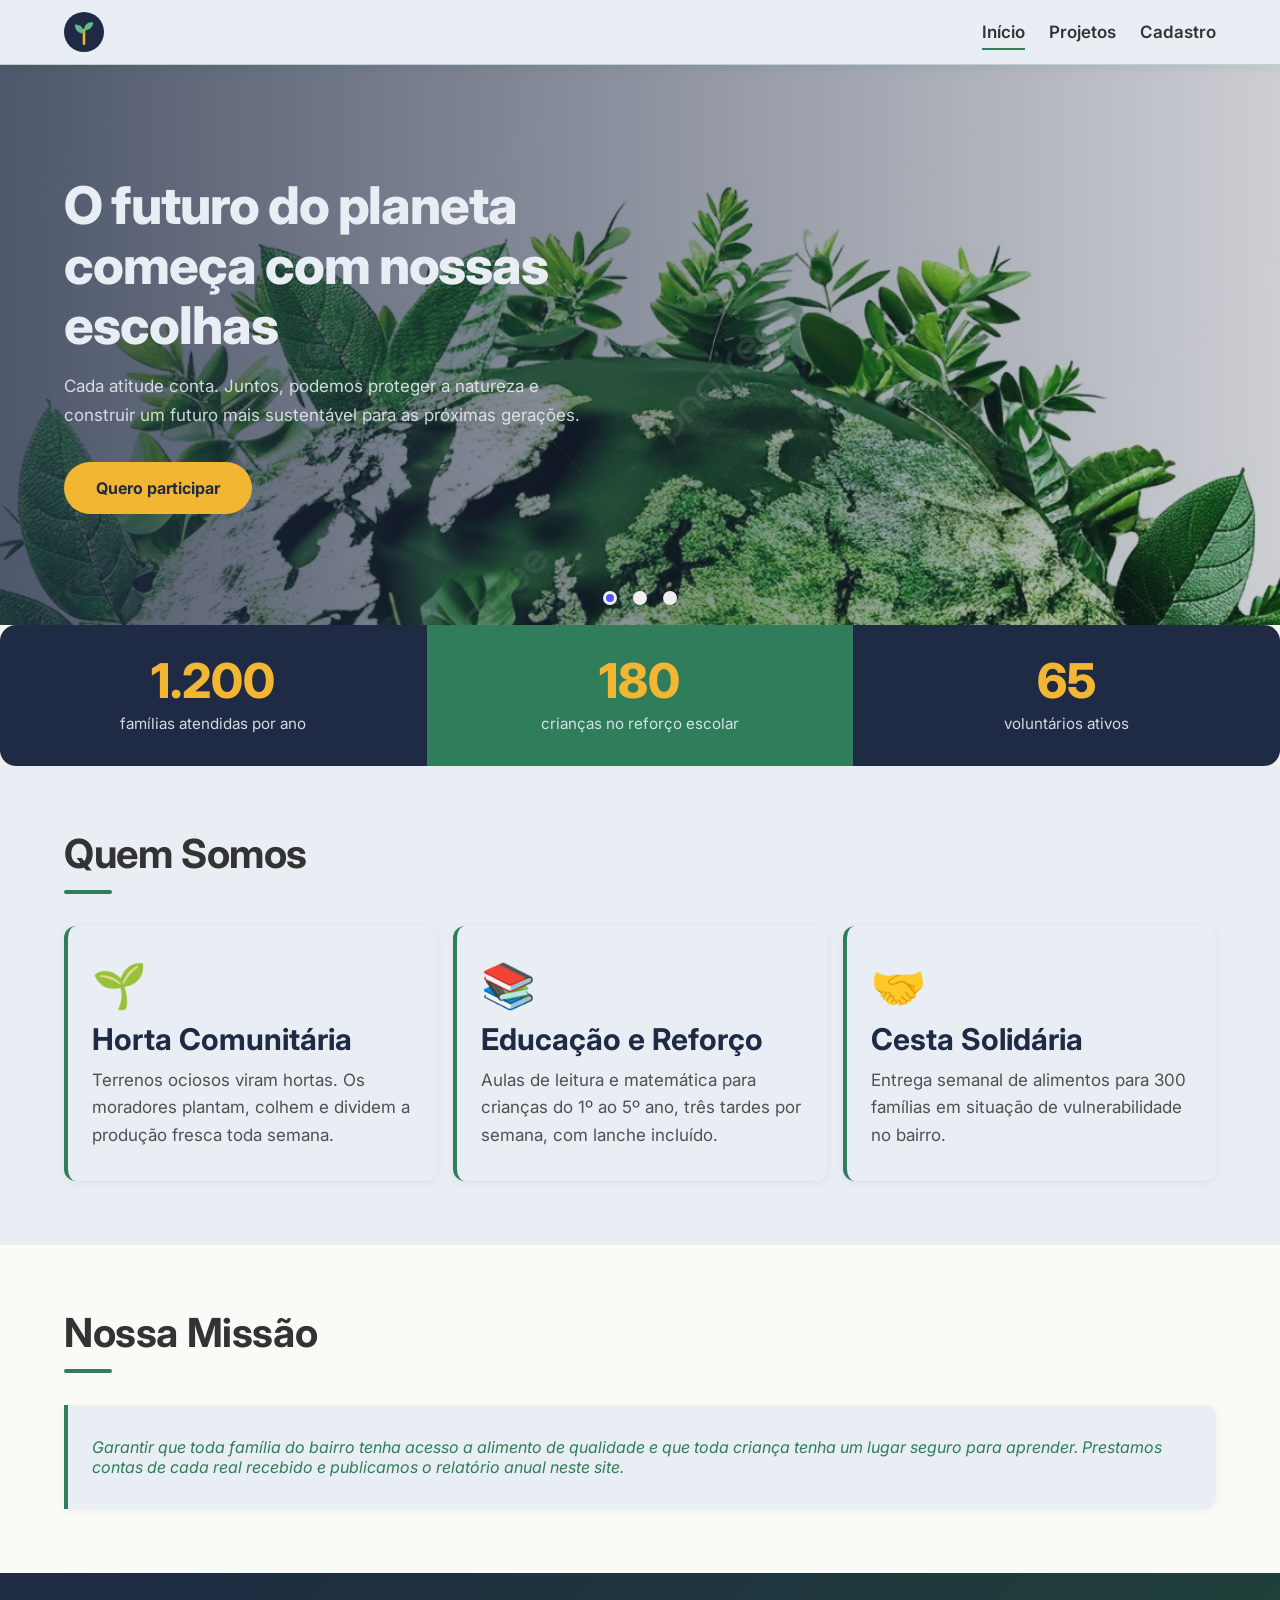
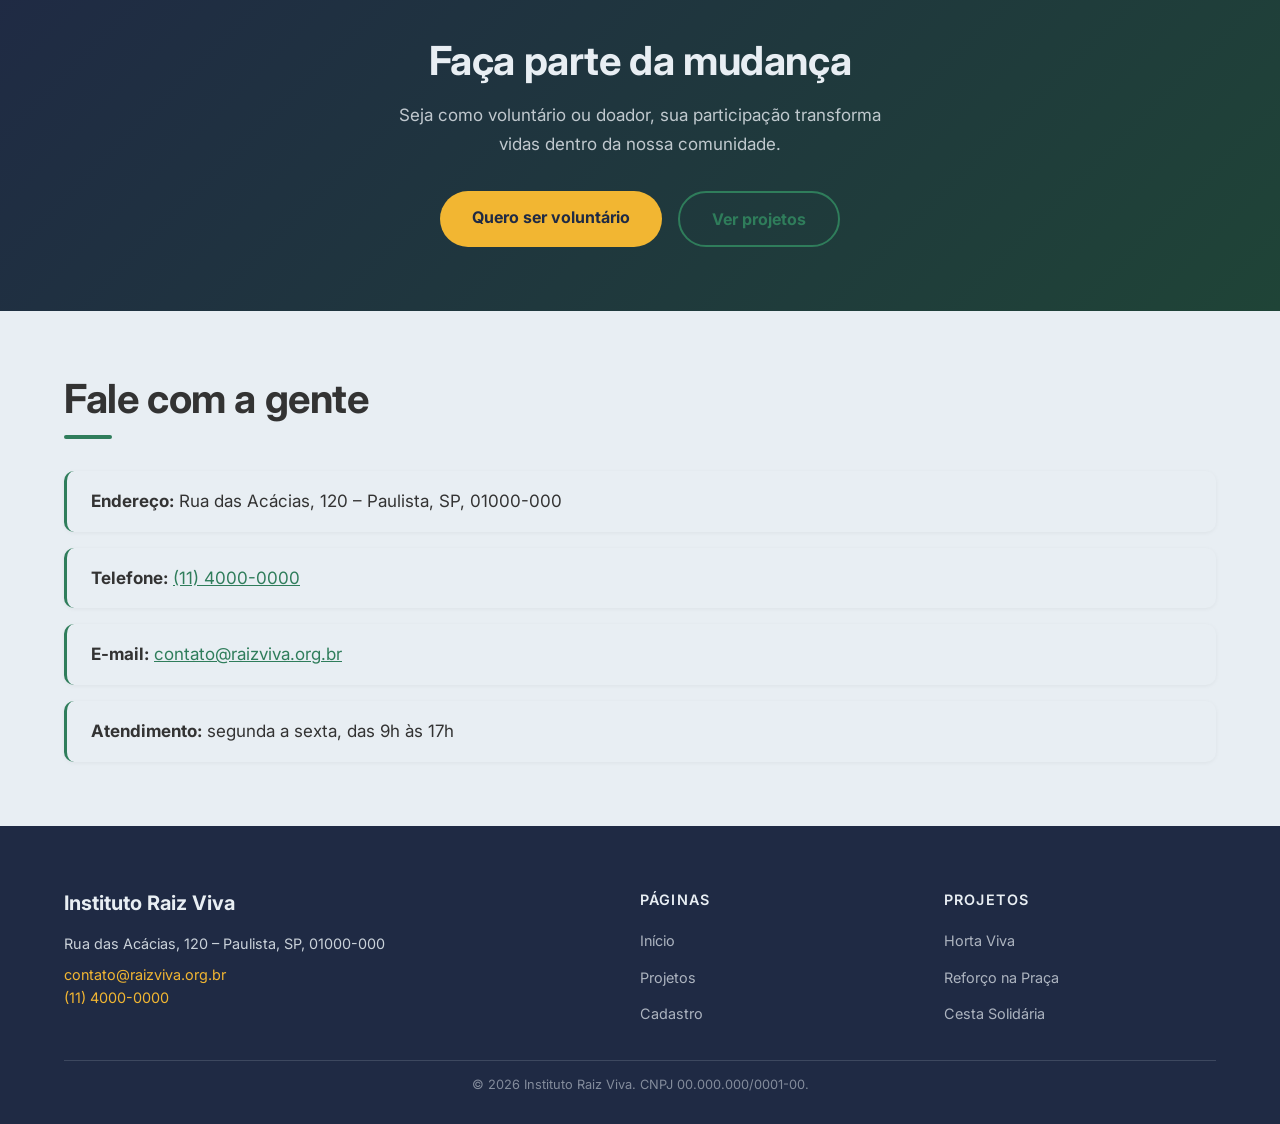
<file: index.html>
<!DOCTYPE html>
<html lang="pt-BR">
<head>
    <meta charset="UTF-8">
    <meta name="viewport" content="width=device-width, initial-scale=1.0">
    <title>Raiz Viva — Instituto Socioambiental</title>
    <link rel="stylesheet" href="/css/carrousel.lib.css">
    <link rel="stylesheet" href="/css/style.css">
    <script src="/js/carrousel.lib.js"></script>
    <!--
        =======================================
        Grupo:
            * Alan Tavares Morais
            * Rita Gabrielly Alves Pereira
            * Felipe Carvalho de Moraes
    -->
</head>
<body>

    <!-- ==============================
         HEADER
         ============================== -->
    <header id="header-page">
        <div class="container">
            <nav id="container-navigation">
                <a aria-label="Voltar ao início" class="logo" href="index.html">
                    <img src="/imgs/logo.svg" width="40" height="40" alt="Logo Raiz Viva" loading="lazy"/>
                </a>
                <ul id="navigation-desktop">
                    <li><a class="desk_nav-link active" href="index.html">Início</a></li>
                    <li><a class="desk_nav-link" href="projetos.html">Projetos</a></li>
                    <li><a class="desk_nav-link" href="cadastro.html">Cadastro</a></li>
                </ul>
                <ul id="navigation-mobile">
                    <li><a class="mob_nav-link active" href="index.html">Início</a></li>
                    <li><a class="mob_nav-link" href="projetos.html">Projetos</a></li>
                    <li><a class="mob_nav-link" href="cadastro.html">Cadastro</a></li>
                </ul>
                <button type="button" id="toggle-menu" aria-label="Abrir menu">
                    <span class="toggle-line"></span>
                    <span class="toggle-line"></span>
                    <span class="toggle-line"></span>
                </button>
            </nav>
        </div>
    </header>

    <main>

        <!-- ==============================
             HERO — CARROUSEL
             ============================== -->
        <section aria-label="Apresentação">
            <div id="carrousel_1">
                <div class="carrousel_1_item">
                    <img class="carrousel_1_img" src="/imgs/image_1.jpeg" loading="eager" height="560" alt="Voluntários cuidando de uma horta comunitária"/>
                    <div class="carrousel_info">
                        <div class="container">
                            <h1>O futuro do planeta começa com nossas escolhas</h1>
                            <p>
                                Cada atitude conta. Juntos, podemos proteger a natureza e
                                construir um futuro mais sustentável para as próximas gerações.
                            </p>
                            <a class="btn btn-warning" href="cadastro.html">Quero participar</a>
                        </div>
                    </div>
                </div>
                <div class="carrousel_1_item">
                    <img class="carrousel_1_img" src="/imgs/image_2.jpeg" loading="lazy" height="560" alt="Plantio de mudas em área verde"/>
                    <div class="carrousel_info">
                        <div class="container">
                            <span class="h1">Pequenas ações. Grandes transformações.</span>
                            <p>
                                Plantar árvores, cuidar dos espaços naturais e incentivar o consumo
                                consciente fazem a diferença. Nossa missão é transformar consciência
                                em ação.
                            </p>
                            <a class="btn btn-warning" href="projetos.html">Conheça os projetos</a>
                        </div>
                    </div>
                </div>
                <div class="carrousel_1_item">
                    <img class="carrousel_1_img" src="/imgs/image_3.jpg" loading="lazy" height="560" alt="Crianças aprendendo sobre natureza"/>
                    <div class="carrousel_info">
                        <div class="container">
                            <span class="h1">A natureza precisa de você</span>
                            <p>
                                Faça parte dessa mudança. Apoie iniciativas sustentáveis e ajude a
                                construir uma comunidade mais comprometida com a vida.
                            </p>
                            <a class="btn btn-warning" href="cadastro.html">Seja voluntário</a>
                        </div>
                    </div>
                </div>
            </div>
        </section>

        <!-- ==============================
             STATS — NÚMEROS DE IMPACTO
             ============================== -->
        <section aria-label="Impacto em números">
            <div class="stats-row">
                <div class="stat-item">
                    <span class="stat-number">1.200</span>
                    <span class="stat-label">famílias atendidas por ano</span>
                </div>
                <div class="stat-item">
                    <span class="stat-number">180</span>
                    <span class="stat-label">crianças no reforço escolar</span>
                </div>
                <div class="stat-item">
                    <span class="stat-number">65</span>
                    <span class="stat-label">voluntários ativos</span>
                </div>
            </div>
        </section>

        <!-- ==============================
             QUEM SOMOS
             ============================== -->
        <section class="main_section_bottom about-us_section" aria-labelledby="about-title">
            <div class="container">
                <h2 class="main_section_title" id="about-title">Quem Somos</h2>
                <div class="box-grid">
                    <div class="info_box">
                        <span class="info_box_q">🌱</span>
                        <h3 class="info_box_title">Horta Comunitária</h3>
                        <p class="inf_box_dec">
                            Terrenos ociosos viram hortas. Os moradores plantam, colhem e
                            dividem a produção fresca toda semana.
                        </p>
                    </div>
                    <div class="info_box">
                        <span class="info_box_q">📚</span>
                        <h3 class="info_box_title">Educação e Reforço</h3>
                        <p class="inf_box_dec">
                            Aulas de leitura e matemática para crianças do 1º ao 5º ano,
                            três tardes por semana, com lanche incluído.
                        </p>
                    </div>
                    <div class="info_box">
                        <span class="info_box_q">🤝</span>
                        <h3 class="info_box_title">Cesta Solidária</h3>
                        <p class="inf_box_dec">
                            Entrega semanal de alimentos para 300 famílias em situação de
                            vulnerabilidade no bairro.
                        </p>
                    </div>
                </div>
            </div>
        </section>

        <!-- ==============================
             NOSSA MISSÃO
             ============================== -->
        <section class="main_section_bottom bg-light" aria-labelledby="mission-title">
            <div class="container">
                <h2 class="main_section_title" id="mission-title">Nossa Missão</h2>
                <blockquote class="text-mission">
                    Garantir que toda família do bairro tenha acesso a alimento de
                    qualidade e que toda criança tenha um lugar seguro para aprender.
                    Prestamos contas de cada real recebido e publicamos o relatório
                    anual neste site.
                </blockquote>
            </div>
        </section>

        <!-- ==============================
             CTA — CHAMADA PARA AÇÃO
             ============================== -->
        <section class="cta-banner" aria-labelledby="cta-title">
            <div class="container">
                <h2 id="cta-title">Faça parte da mudança</h2>
                <p>
                    Seja como voluntário ou doador, sua participação transforma vidas
                    dentro da nossa comunidade.
                </p>
                <div class="cta-actions">
                    <a class="btn btn-warning" href="cadastro.html">Quero ser voluntário</a>
                    <a class="btn btn-outline" href="projetos.html">Ver projetos</a>
                </div>
            </div>
        </section>

        <!-- ==============================
             FALE COM A GENTE
             ============================== -->
        <section class="main_section_bottom contact_section" aria-labelledby="contact-title">
            <div class="container">
                <h2 class="main_section_title" id="contact-title">Fale com a gente</h2>
                <ul class="contact_list">
                    <li><b>Endereço:</b> Rua das Acácias, 120 – Paulista, SP, 01000-000</li>
                    <li><b>Telefone:</b> <a href="tel:+551140000000">(11) 4000-0000</a></li>
                    <li><b>E-mail:</b> <a href="mailto:contato@raizviva.org.br">contato@raizviva.org.br</a></li>
                    <li><b>Atendimento:</b> segunda a sexta, das 9h às 17h</li>
                </ul>
            </div>
        </section>

    </main>

    <!-- ==============================
         FOOTER
         ============================== -->
    <footer class="site-footer">
        <div class="container">
            <div class="footer-grid">
                <div class="footer-brand">
                    <h3>Instituto Raiz Viva</h3>
                    <p>Rua das Acácias, 120 – Paulista, SP, 01000-000</p>
                    <p>
                        <a href="mailto:contato@raizviva.org.br">contato@raizviva.org.br</a><br>
                        <a href="tel:+551140000000">(11) 4000-0000</a>
                    </p>
                </div>
                <div class="footer-links">
                    <h4>Páginas</h4>
                    <ul>
                        <li><a href="index.html">Início</a></li>
                        <li><a href="projetos.html">Projetos</a></li>
                        <li><a href="cadastro.html">Cadastro</a></li>
                    </ul>
                </div>
                <div class="footer-links">
                    <h4>Projetos</h4>
                    <ul>
                        <li><a href="projetos.html">Horta Viva</a></li>
                        <li><a href="projetos.html">Reforço na Praça</a></li>
                        <li><a href="projetos.html">Cesta Solidária</a></li>
                    </ul>
                </div>
            </div>
            <div class="footer-bottom">
                &copy; 2026 Instituto Raiz Viva. CNPJ 00.000.000/0001-00.
            </div>
        </div>
    </footer>

    <script src="/js/menu.js"></script>
    <script src="/js/script.js"></script>
</body>
</html>
</file>
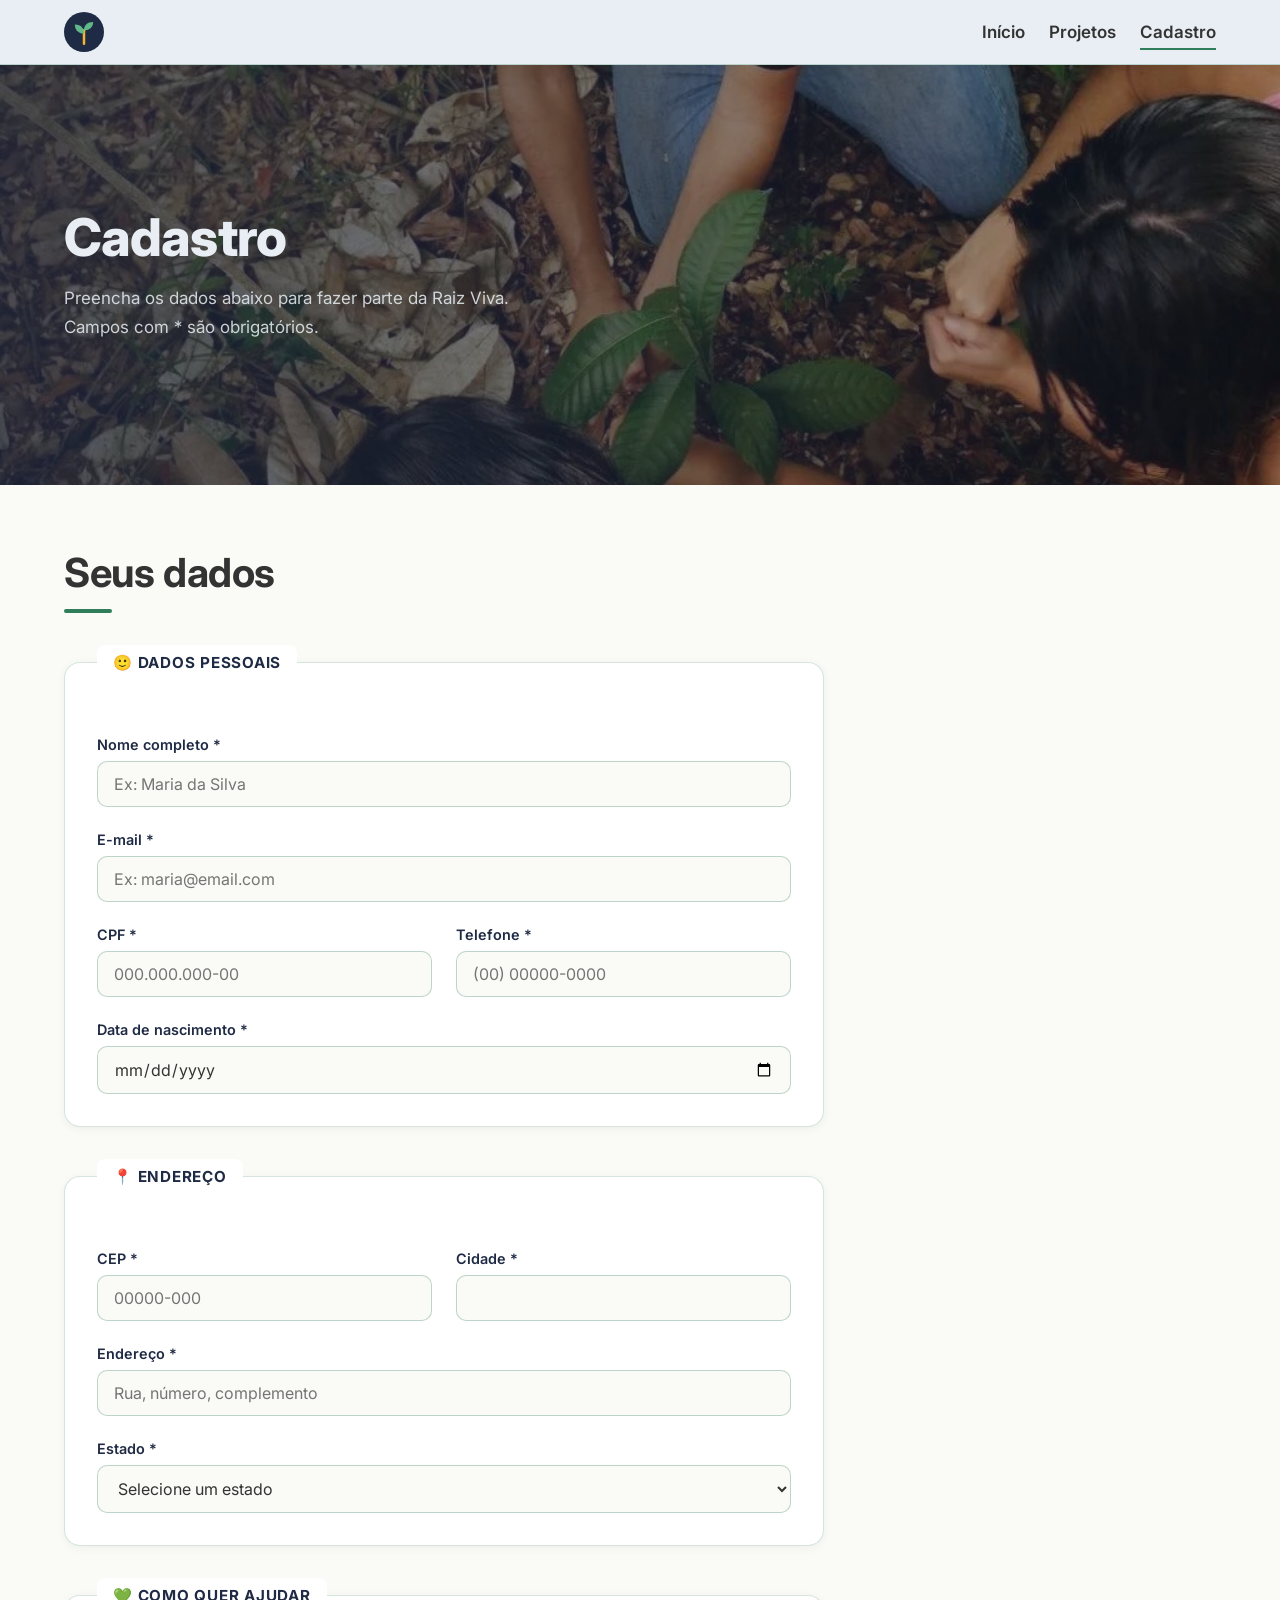
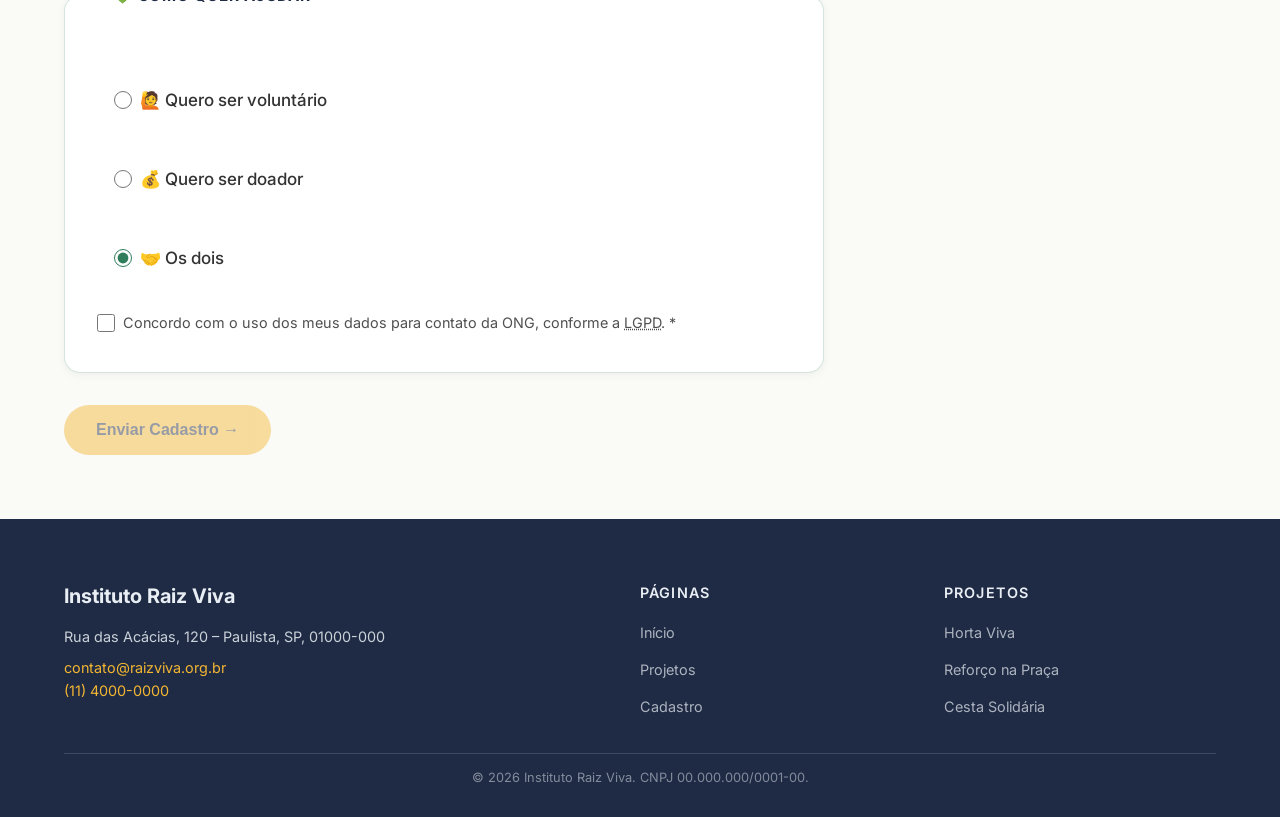
<file: cadastro.html>
<!DOCTYPE html>
<html lang="pt-BR">
<head>
    <meta charset="UTF-8">
    <meta name="viewport" content="width=device-width, initial-scale=1.0">
    <title>Raiz Viva — Cadastro</title>
    <link rel="stylesheet" href="/css/carrousel.lib.css">
    <link rel="stylesheet" href="/css/style.css">
    <script src="/js/carrousel.lib.js"></script>
</head>
<body>

    <!-- ==============================
         HEADER
         ============================== -->
    <header id="header-page">
        <div class="container">
            <nav id="container-navigation">
                <a aria-label="Voltar ao início" class="logo" href="index.html">
                    <img src="/imgs/logo.svg" width="40" height="40" alt="Logo Raiz Viva"/>
                </a>
                <ul id="navigation-desktop">
                    <li><a class="desk_nav-link" href="index.html">Início</a></li>
                    <li><a class="desk_nav-link" href="projetos.html">Projetos</a></li>
                    <li><a class="desk_nav-link active" href="cadastro.html">Cadastro</a></li>
                </ul>
                <ul id="navigation-mobile">
                    <li><a class="mob_nav-link" href="index.html">Início</a></li>
                    <li><a class="mob_nav-link" href="projetos.html">Projetos</a></li>
                    <li><a class="mob_nav-link active" href="cadastro.html">Cadastro</a></li>
                </ul>
                <button type="button" id="toggle-menu" aria-label="Abrir menu">
                    <span class="toggle-line"></span>
                    <span class="toggle-line"></span>
                    <span class="toggle-line"></span>
                </button>
            </nav>
        </div>
    </header>

    <main>

        <!-- ==============================
             HERO
             ============================== -->
        <section class="main_section" id="hero" aria-label="Capa da página de cadastro">
            <img src="/imgs/image_2.jpeg" height="420" alt="Voluntários em ação no projeto">
            <div class="overlay">
                <div class="container">
                    <h1 class="title-page">Cadastro</h1>
                    <p>Preencha os dados abaixo para fazer parte da Raiz Viva.<br>Campos com * são obrigatórios.</p>
                </div>
            </div>
        </section>

        <!-- ==============================
             FORMULÁRIO
             ============================== -->
        <section class="main_section_bottom bg-light" aria-labelledby="form-section-title">
            <div class="container">
                <h2 class="main_section_title" id="form-section-title">Seus dados</h2>

                <form id="form-register" novalidate>

                    <!-- DADOS PESSOAIS -->
                    <fieldset>
                        <legend>🙂 Dados pessoais</legend>

                        <div class="form-wrapper">
                            <label for="full_name">Nome completo *</label>
                            <input
                                type="text"
                                name="full_name"
                                id="full_name"
                                placeholder="Ex: Maria da Silva"
                                autocomplete="name"
                                required
                            />
                        </div>

                        <div class="form-wrapper">
                            <label for="email">E-mail *</label>
                            <input
                                type="email"
                                name="email"
                                id="email"
                                placeholder="Ex: maria@email.com"
                                autocomplete="email"
                                required
                            />
                        </div>

                        <div class="form-wrapper-grid">
                            <div class="form-wrapper">
                                <label for="cpf">CPF *</label>
                                <input
                                    type="text"
                                    name="cpf"
                                    id="cpf"
                                    placeholder="000.000.000-00"
                                    pattern="[0-9]{3}\.[0-9]{3}\.[0-9]{3}-[0-9]{2}"
                                    maxlength="14"
                                    inputmode="numeric"
                                    required
                                />
                            </div>
                            <div class="form-wrapper">
                                <label for="phone_number">Telefone *</label>
                                <input
                                    type="tel"
                                    name="phone_number"
                                    id="phone_number"
                                    placeholder="(00) 00000-0000"
                                    maxlength="15"
                                    inputmode="tel"
                                    autocomplete="tel"
                                    required
                                />
                            </div>
                        </div>

                        <div class="form-wrapper">
                            <label for="birthday">Data de nascimento *</label>
                            <input
                                type="date"
                                name="birthday"
                                id="birthday"
                                autocomplete="bday"
                                required
                            />
                        </div>
                    </fieldset>

                    <!-- ENDEREÇO -->
                    <fieldset>
                        <legend>📍 Endereço</legend>

                        <div class="form-wrapper-grid">
                            <div class="form-wrapper">
                                <label for="cep">CEP *</label>
                                <input
                                    type="text"
                                    name="cep"
                                    id="cep"
                                    placeholder="00000-000"
                                    pattern="[0-9]{5}-[0-9]{3}"
                                    maxlength="9"
                                    inputmode="numeric"
                                    required
                                />
                            </div>
                            <div class="form-wrapper">
                                <!-- espaço para city vir junto depois do CEP autocompletar -->
                                <label for="city">Cidade *</label>
                                <input
                                    type="text"
                                    name="city"
                                    id="city"
                                    autocomplete="address-level2"
                                    required
                                />
                            </div>
                        </div>

                        <div class="form-wrapper">
                            <label for="address">Endereço *</label>
                            <input
                                type="text"
                                name="address"
                                id="address"
                                placeholder="Rua, número, complemento"
                                autocomplete="street-address"
                                required
                            />
                        </div>

                        <div class="form-wrapper">
                            <label for="provincy">Estado *</label>
                            <select name="provincy" id="provincy" autocomplete="address-level1" required>
                                <option value="">Selecione um estado</option>
                            </select>
                        </div>
                    </fieldset>

                    <!-- COMO QUER AJUDAR -->
                    <fieldset>
                        <legend>💚 Como quer ajudar</legend>

                        <ul class="form-wrapper-list" role="radiogroup" aria-label="Forma de participação">
                            <li>
                                <label>
                                    <input type="radio" name="help-option" value="voluntario"/>
                                    🙋 Quero ser voluntário
                                </label>
                            </li>
                            <li>
                                <label>
                                    <input type="radio" name="help-option" value="doador"/>
                                    💰 Quero ser doador
                                </label>
                            </li>
                            <li>
                                <label>
                                    <input type="radio" name="help-option" value="os dois" checked/>
                                    🤝 Os dois
                                </label>
                            </li>
                        </ul>

                        <div class="form-wrapper" style="margin-top: 1.5rem;">
                            <label class="checkbox-label">
                                <input
                                    required
                                    type="checkbox"
                                    name="check"
                                    id="check"
                                    value="concordo"
                                />
                                <span>
                                    Concordo com o uso dos meus dados para contato da ONG,
                                    conforme a <abbr title="Lei Geral de Proteção de Dados">LGPD</abbr>. *
                                </span>
                            </label>
                        </div>
                    </fieldset>

                    <button type="submit" class="btn btn-warning" disabled>
                        Enviar Cadastro →
                    </button>
                </form>
            </div>
        </section>

    </main>

    <!-- ==============================
         FOOTER
         ============================== -->
    <footer class="site-footer">
        <div class="container">
            <div class="footer-grid">
                <div class="footer-brand">
                    <h3>Instituto Raiz Viva</h3>
                    <p>Rua das Acácias, 120 – Paulista, SP, 01000-000</p>
                    <p>
                        <a href="mailto:contato@raizviva.org.br">contato@raizviva.org.br</a><br>
                        <a href="tel:+551140000000">(11) 4000-0000</a>
                    </p>
                </div>
                <div class="footer-links">
                    <h4>Páginas</h4>
                    <ul>
                        <li><a href="index.html">Início</a></li>
                        <li><a href="projetos.html">Projetos</a></li>
                        <li><a href="cadastro.html">Cadastro</a></li>
                    </ul>
                </div>
                <div class="footer-links">
                    <h4>Projetos</h4>
                    <ul>
                        <li><a href="projetos.html">Horta Viva</a></li>
                        <li><a href="projetos.html">Reforço na Praça</a></li>
                        <li><a href="projetos.html">Cesta Solidária</a></li>
                    </ul>
                </div>
            </div>
            <div class="footer-bottom">
                &copy; 2026 Instituto Raiz Viva. CNPJ 00.000.000/0001-00.
            </div>
        </div>
    </footer>

    <script src="/js/menu.js"></script>
    <script src="/js/masks.js"></script>
    <script src="/js/select-uf.js"></script>
    <script src="/js/form-register.js"></script>
</body>
</html>
</file>
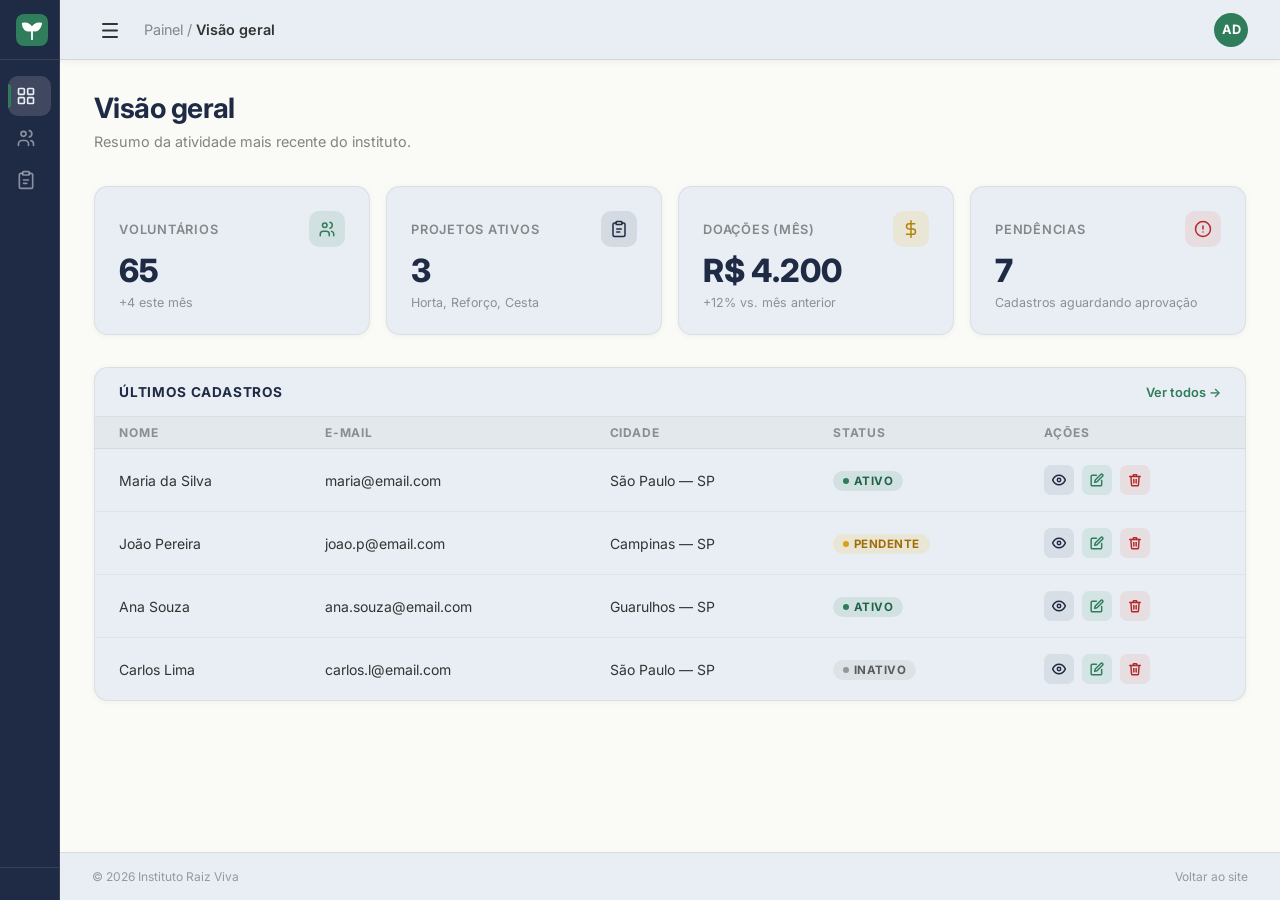
<file: painel.html>
<!DOCTYPE html>
<html lang="pt-BR">
<head>
    <meta charset="UTF-8">
    <meta name="viewport" content="width=device-width, initial-scale=1.0">
    <title>Painel — Raiz Viva</title>
    <link rel="stylesheet" href="/css/style.css">
    <link rel="stylesheet" href="/css/panel.style.css">
</head>
<body>
<div id="panel">

    <!-- =============================================
         ASIDE DESKTOP
         ============================================= -->
    <aside id="aside-menu-desktop" aria-label="Menu do painel">

        <div class="aside-header">
            <div class="aside-logo" aria-hidden="true">
                <!-- Ícone: folha / raiz -->
                <svg xmlns="http://www.w3.org/2000/svg" viewBox="0 0 24 24" fill="none" stroke="currentColor" stroke-width="2" stroke-linecap="round" stroke-linejoin="round" aria-hidden="true">
                    <path d="M12 22V12"/>
                    <path d="M12 12C12 7 7 4 2 5c0 5 3 9 10 7"/>
                    <path d="M12 12c0-5 5-8 10-7-1 5-4 9-10 7"/>
                </svg>
            </div>
            <div class="aside-title">
                <strong>Raiz Viva</strong>
                <small>Painel Admin</small>
            </div>
        </div>

        <div class="aside-content">
            <span class="aside-section-label">Menu</span>
            <ul class="aside-nav">
                <li>
                    <a href="painel.html" class="aside-nav-link active" title="Visão geral">
                        <span class="nav-icon" aria-hidden="true">
                            <!-- Dashboard / grid -->
                            <svg xmlns="http://www.w3.org/2000/svg" viewBox="0 0 24 24" fill="none" stroke="currentColor" stroke-width="2" stroke-linecap="round" stroke-linejoin="round">
                                <rect x="3" y="3" width="7" height="7" rx="1"/>
                                <rect x="14" y="3" width="7" height="7" rx="1"/>
                                <rect x="3" y="14" width="7" height="7" rx="1"/>
                                <rect x="14" y="14" width="7" height="7" rx="1"/>
                            </svg>
                        </span>
                        <span class="nav-label">Visão geral</span>
                    </a>
                </li>
                <li>
                    <a href="painel.voluntarios.html" class="aside-nav-link" title="Voluntários">
                        <span class="nav-icon" aria-hidden="true">
                            <!-- Pessoas / voluntários -->
                            <svg xmlns="http://www.w3.org/2000/svg" viewBox="0 0 24 24" fill="none" stroke="currentColor" stroke-width="2" stroke-linecap="round" stroke-linejoin="round">
                                <circle cx="9" cy="7" r="3"/>
                                <path d="M3 21v-2a4 4 0 0 1 4-4h4a4 4 0 0 1 4 4v2"/>
                                <path d="M16 3.13a4 4 0 0 1 0 7.75"/>
                                <path d="M21 21v-2a4 4 0 0 0-3-3.85"/>
                            </svg>
                        </span>
                        <span class="nav-label">Voluntários</span>
                    </a>
                </li>
                <li>
                    <a href="painel.projetos.html" class="aside-nav-link" title="Projetos">
                        <span class="nav-icon" aria-hidden="true">
                            <!-- Clipboard / projetos -->
                            <svg xmlns="http://www.w3.org/2000/svg" viewBox="0 0 24 24" fill="none" stroke="currentColor" stroke-width="2" stroke-linecap="round" stroke-linejoin="round">
                                <path d="M16 4h2a2 2 0 0 1 2 2v14a2 2 0 0 1-2 2H6a2 2 0 0 1-2-2V6a2 2 0 0 1 2-2h2"/>
                                <rect x="8" y="2" width="8" height="4" rx="1" ry="1"/>
                                <line x1="9" y1="12" x2="15" y2="12"/>
                                <line x1="9" y1="16" x2="13" y2="16"/>
                            </svg>
                        </span>
                        <span class="nav-label">Projetos</span>
                    </a>
                </li>
            </ul>
        </div>

        <div class="aside-footer">
            <a href="index.html" class="aside-footer-link" title="Voltar ao site">
                <span class="nav-icon" aria-hidden="true">
                    <!-- Seta esquerda / voltar ao site -->
                    <svg xmlns="http://www.w3.org/2000/svg" viewBox="0 0 24 24" fill="none" stroke="currentColor" stroke-width="2" stroke-linecap="round" stroke-linejoin="round">
                        <path d="M15 18l-6-6 6-6"/>
                    </svg>
                </span>
                <span>Voltar ao site</span>
            </a>
        </div>

    </aside>

    <!-- =============================================
         ASIDE MOBILE (clonado via JS)
         ============================================= -->
    <aside id="aside-menu-mobile" aria-label="Menu do painel (mobile)"></aside>

    <!-- =============================================
         CONTENT
         ============================================= -->
    <div id="content">

        <header id="header-panel">
            <div class="header-panel-left">
                <button type="button" id="toggle-desktop" class="panel-toggle-btn" aria-label="Expandir/recolher menu">
                    <span></span><span></span><span></span>
                </button>
                <button type="button" id="toggle-mobile" class="panel-toggle-btn" aria-label="Abrir menu">
                    <span></span><span></span><span></span>
                </button>
                <nav class="header-panel-breadcrumb" aria-label="Localização">
                    Painel / <span>Visão geral</span>
                </nav>
            </div>
            <div class="header-panel-right">
                <div class="panel-user-avatar" title="Administrador" aria-label="Usuário: Administrador">AD</div>
            </div>
        </header>

        <main id="main-panel">
            <div class="container">

                <!-- HEAD -->
                <section class="panel_head">
                    <div>
                        <h1>Visão geral</h1>
                        <p>Resumo da atividade mais recente do instituto.</p>
                    </div>
                </section>

                <!-- MÉTRICAS -->
                <section class="general_info" aria-label="Métricas">

                    <div class="metric-card">
                        <div class="metric-card-top">
                            <span class="metric-card-label">Voluntários</span>
                            <span class="metric-card-icon green" aria-hidden="true">
                                <svg xmlns="http://www.w3.org/2000/svg" viewBox="0 0 24 24" fill="none" stroke="currentColor" stroke-width="2" stroke-linecap="round" stroke-linejoin="round">
                                    <circle cx="9" cy="7" r="3"/>
                                    <path d="M3 21v-2a4 4 0 0 1 4-4h4a4 4 0 0 1 4 4v2"/>
                                    <path d="M16 3.13a4 4 0 0 1 0 7.75"/>
                                    <path d="M21 21v-2a4 4 0 0 0-3-3.85"/>
                                </svg>
                            </span>
                        </div>
                        <span class="metric-card-value">65</span>
                        <span class="metric-card-sub">+4 este mês</span>
                    </div>

                    <div class="metric-card">
                        <div class="metric-card-top">
                            <span class="metric-card-label">Projetos ativos</span>
                            <span class="metric-card-icon blue" aria-hidden="true">
                                <svg xmlns="http://www.w3.org/2000/svg" viewBox="0 0 24 24" fill="none" stroke="currentColor" stroke-width="2" stroke-linecap="round" stroke-linejoin="round">
                                    <path d="M16 4h2a2 2 0 0 1 2 2v14a2 2 0 0 1-2 2H6a2 2 0 0 1-2-2V6a2 2 0 0 1 2-2h2"/>
                                    <rect x="8" y="2" width="8" height="4" rx="1"/>
                                    <line x1="9" y1="12" x2="15" y2="12"/>
                                    <line x1="9" y1="16" x2="13" y2="16"/>
                                </svg>
                            </span>
                        </div>
                        <span class="metric-card-value">3</span>
                        <span class="metric-card-sub">Horta, Reforço, Cesta</span>
                    </div>

                    <div class="metric-card">
                        <div class="metric-card-top">
                            <span class="metric-card-label">Doações (mês)</span>
                            <span class="metric-card-icon yellow" aria-hidden="true">
                                <svg xmlns="http://www.w3.org/2000/svg" viewBox="0 0 24 24" fill="none" stroke="currentColor" stroke-width="2" stroke-linecap="round" stroke-linejoin="round">
                                    <line x1="12" y1="1" x2="12" y2="23"/>
                                    <path d="M17 5H9.5a3.5 3.5 0 0 0 0 7h5a3.5 3.5 0 0 1 0 7H6"/>
                                </svg>
                            </span>
                        </div>
                        <span class="metric-card-value">R$ 4.200</span>
                        <span class="metric-card-sub">+12% vs. mês anterior</span>
                    </div>

                    <div class="metric-card">
                        <div class="metric-card-top">
                            <span class="metric-card-label">Pendências</span>
                            <span class="metric-card-icon red" aria-hidden="true">
                                <svg xmlns="http://www.w3.org/2000/svg" viewBox="0 0 24 24" fill="none" stroke="currentColor" stroke-width="2" stroke-linecap="round" stroke-linejoin="round">
                                    <circle cx="12" cy="12" r="10"/>
                                    <line x1="12" y1="8" x2="12" y2="12"/>
                                    <line x1="12" y1="16" x2="12.01" y2="16"/>
                                </svg>
                            </span>
                        </div>
                        <span class="metric-card-value">7</span>
                        <span class="metric-card-sub">Cadastros aguardando aprovação</span>
                    </div>

                </section>

                <!-- TABELA DE ÚLTIMOS CADASTROS -->
                <section class="table-card" aria-labelledby="table-title">
                    <div class="table-card-header">
                        <span class="table-card-title" id="table-title">Últimos cadastros</span>
                        <a href="painel.voluntarios.html" class="table-card-link">Ver todos →</a>
                    </div>
                    <div class="table-wrapper">
                        <table>
                            <thead>
                                <tr>
                                    <th scope="col">Nome</th>
                                    <th scope="col">E-mail</th>
                                    <th scope="col">Cidade</th>
                                    <th scope="col">Status</th>
                                    <th scope="col">Ações</th>
                                </tr>
                            </thead>
                            <tbody>
                                <tr>
                                    <td>Maria da Silva</td>
                                    <td>maria@email.com</td>
                                    <td>São Paulo — SP</td>
                                    <td><span class="badge badge-active">Ativo</span></td>
                                    <td>
                                        <div class="table-actions">
                                            <a href="#" class="table-action-btn view" title="Ver">
                                                <svg xmlns="http://www.w3.org/2000/svg" viewBox="0 0 24 24" fill="none" stroke="currentColor" stroke-width="2.5" stroke-linecap="round" stroke-linejoin="round"><path d="M1 12s4-8 11-8 11 8 11 8-4 8-11 8-11-8-11-8z"/><circle cx="12" cy="12" r="3"/></svg>
                                            </a>
                                            <a href="#" class="table-action-btn edit" title="Editar">
                                                <svg xmlns="http://www.w3.org/2000/svg" viewBox="0 0 24 24" fill="none" stroke="currentColor" stroke-width="2.5" stroke-linecap="round" stroke-linejoin="round"><path d="M11 4H4a2 2 0 0 0-2 2v14a2 2 0 0 0 2 2h14a2 2 0 0 0 2-2v-7"/><path d="M18.5 2.5a2.121 2.121 0 0 1 3 3L12 15l-4 1 1-4 9.5-9.5z"/></svg>
                                            </a>
                                            <a href="#" class="table-action-btn delete" title="Remover">
                                                <svg xmlns="http://www.w3.org/2000/svg" viewBox="0 0 24 24" fill="none" stroke="currentColor" stroke-width="2.5" stroke-linecap="round" stroke-linejoin="round"><polyline points="3 6 5 6 21 6"/><path d="M19 6l-1 14a2 2 0 0 1-2 2H8a2 2 0 0 1-2-2L5 6"/><path d="M10 11v6"/><path d="M14 11v6"/><path d="M9 6V4a1 1 0 0 1 1-1h4a1 1 0 0 1 1 1v2"/></svg>
                                            </a>
                                        </div>
                                    </td>
                                </tr>
                                <tr>
                                    <td>João Pereira</td>
                                    <td>joao.p@email.com</td>
                                    <td>Campinas — SP</td>
                                    <td><span class="badge badge-pending">Pendente</span></td>
                                    <td>
                                        <div class="table-actions">
                                            <a href="#" class="table-action-btn view" title="Ver">
                                                <svg xmlns="http://www.w3.org/2000/svg" viewBox="0 0 24 24" fill="none" stroke="currentColor" stroke-width="2.5" stroke-linecap="round" stroke-linejoin="round"><path d="M1 12s4-8 11-8 11 8 11 8-4 8-11 8-11-8-11-8z"/><circle cx="12" cy="12" r="3"/></svg>
                                            </a>
                                            <a href="#" class="table-action-btn edit" title="Editar">
                                                <svg xmlns="http://www.w3.org/2000/svg" viewBox="0 0 24 24" fill="none" stroke="currentColor" stroke-width="2.5" stroke-linecap="round" stroke-linejoin="round"><path d="M11 4H4a2 2 0 0 0-2 2v14a2 2 0 0 0 2 2h14a2 2 0 0 0 2-2v-7"/><path d="M18.5 2.5a2.121 2.121 0 0 1 3 3L12 15l-4 1 1-4 9.5-9.5z"/></svg>
                                            </a>
                                            <a href="#" class="table-action-btn delete" title="Remover">
                                                <svg xmlns="http://www.w3.org/2000/svg" viewBox="0 0 24 24" fill="none" stroke="currentColor" stroke-width="2.5" stroke-linecap="round" stroke-linejoin="round"><polyline points="3 6 5 6 21 6"/><path d="M19 6l-1 14a2 2 0 0 1-2 2H8a2 2 0 0 1-2-2L5 6"/><path d="M10 11v6"/><path d="M14 11v6"/><path d="M9 6V4a1 1 0 0 1 1-1h4a1 1 0 0 1 1 1v2"/></svg>
                                            </a>
                                        </div>
                                    </td>
                                </tr>
                                <tr>
                                    <td>Ana Souza</td>
                                    <td>ana.souza@email.com</td>
                                    <td>Guarulhos — SP</td>
                                    <td><span class="badge badge-active">Ativo</span></td>
                                    <td>
                                        <div class="table-actions">
                                            <a href="#" class="table-action-btn view" title="Ver">
                                                <svg xmlns="http://www.w3.org/2000/svg" viewBox="0 0 24 24" fill="none" stroke="currentColor" stroke-width="2.5" stroke-linecap="round" stroke-linejoin="round"><path d="M1 12s4-8 11-8 11 8 11 8-4 8-11 8-11-8-11-8z"/><circle cx="12" cy="12" r="3"/></svg>
                                            </a>
                                            <a href="#" class="table-action-btn edit" title="Editar">
                                                <svg xmlns="http://www.w3.org/2000/svg" viewBox="0 0 24 24" fill="none" stroke="currentColor" stroke-width="2.5" stroke-linecap="round" stroke-linejoin="round"><path d="M11 4H4a2 2 0 0 0-2 2v14a2 2 0 0 0 2 2h14a2 2 0 0 0 2-2v-7"/><path d="M18.5 2.5a2.121 2.121 0 0 1 3 3L12 15l-4 1 1-4 9.5-9.5z"/></svg>
                                            </a>
                                            <a href="#" class="table-action-btn delete" title="Remover">
                                                <svg xmlns="http://www.w3.org/2000/svg" viewBox="0 0 24 24" fill="none" stroke="currentColor" stroke-width="2.5" stroke-linecap="round" stroke-linejoin="round"><polyline points="3 6 5 6 21 6"/><path d="M19 6l-1 14a2 2 0 0 1-2 2H8a2 2 0 0 1-2-2L5 6"/><path d="M10 11v6"/><path d="M14 11v6"/><path d="M9 6V4a1 1 0 0 1 1-1h4a1 1 0 0 1 1 1v2"/></svg>
                                            </a>
                                        </div>
                                    </td>
                                </tr>
                                <tr>
                                    <td>Carlos Lima</td>
                                    <td>carlos.l@email.com</td>
                                    <td>São Paulo — SP</td>
                                    <td><span class="badge badge-inactive">Inativo</span></td>
                                    <td>
                                        <div class="table-actions">
                                            <a href="#" class="table-action-btn view" title="Ver">
                                                <svg xmlns="http://www.w3.org/2000/svg" viewBox="0 0 24 24" fill="none" stroke="currentColor" stroke-width="2.5" stroke-linecap="round" stroke-linejoin="round"><path d="M1 12s4-8 11-8 11 8 11 8-4 8-11 8-11-8-11-8z"/><circle cx="12" cy="12" r="3"/></svg>
                                            </a>
                                            <a href="#" class="table-action-btn edit" title="Editar">
                                                <svg xmlns="http://www.w3.org/2000/svg" viewBox="0 0 24 24" fill="none" stroke="currentColor" stroke-width="2.5" stroke-linecap="round" stroke-linejoin="round"><path d="M11 4H4a2 2 0 0 0-2 2v14a2 2 0 0 0 2 2h14a2 2 0 0 0 2-2v-7"/><path d="M18.5 2.5a2.121 2.121 0 0 1 3 3L12 15l-4 1 1-4 9.5-9.5z"/></svg>
                                            </a>
                                            <a href="#" class="table-action-btn delete" title="Remover">
                                                <svg xmlns="http://www.w3.org/2000/svg" viewBox="0 0 24 24" fill="none" stroke="currentColor" stroke-width="2.5" stroke-linecap="round" stroke-linejoin="round"><polyline points="3 6 5 6 21 6"/><path d="M19 6l-1 14a2 2 0 0 1-2 2H8a2 2 0 0 1-2-2L5 6"/><path d="M10 11v6"/><path d="M14 11v6"/><path d="M9 6V4a1 1 0 0 1 1-1h4a1 1 0 0 1 1 1v2"/></svg>
                                            </a>
                                        </div>
                                    </td>
                                </tr>
                            </tbody>
                        </table>
                    </div>
                </section>

            </div>
        </main>

        <footer id="footer-panel">
            <span>&copy; 2026 Instituto Raiz Viva</span>
            <a href="index.html">Voltar ao site</a>
        </footer>

    </div><!-- #content -->
</div><!-- #panel -->

<script src="/js/panel.js"></script>
</body>
</html>
</file>
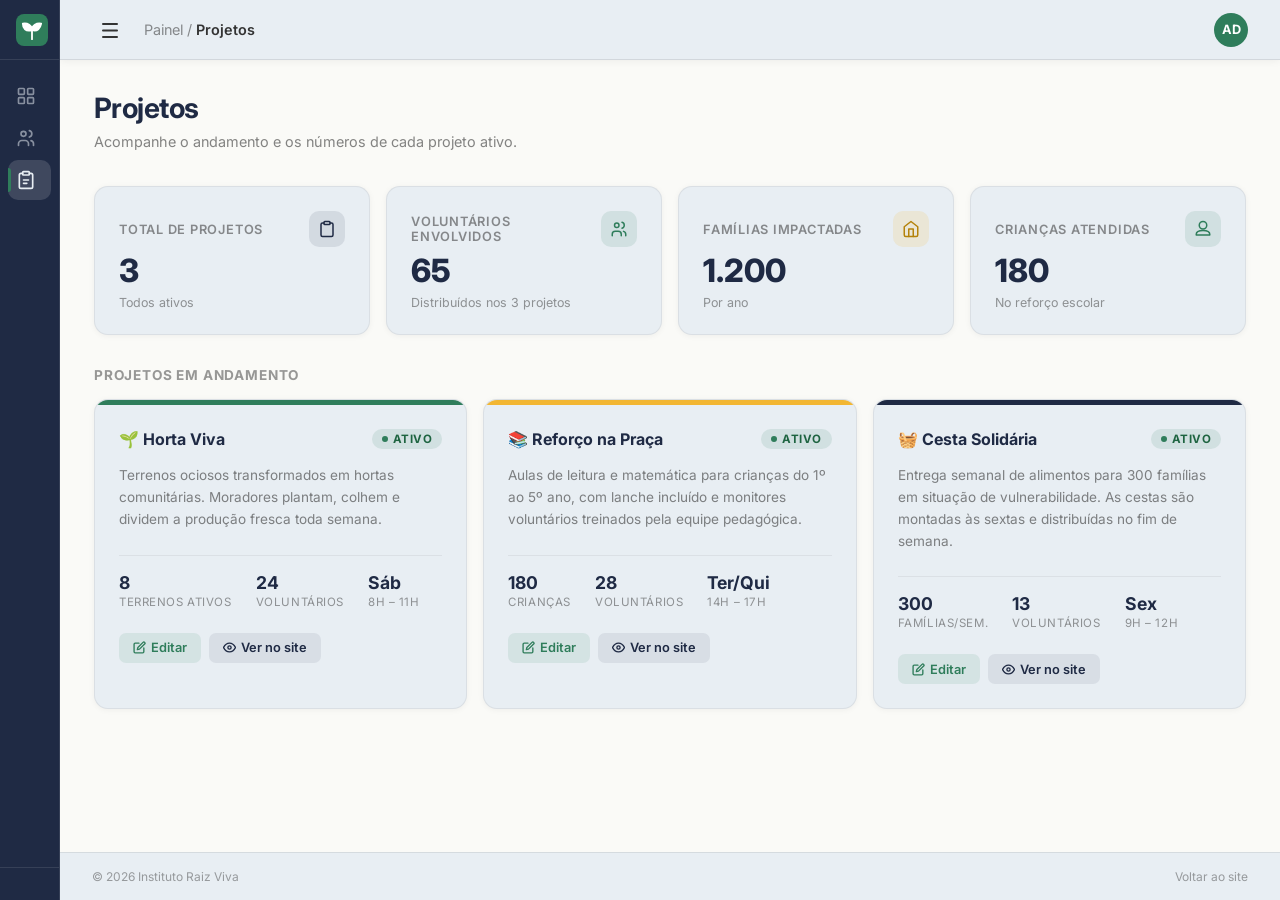
<file: painel.projetos.html>
<!DOCTYPE html>
<html lang="pt-BR">
<head>
    <meta charset="UTF-8">
    <meta name="viewport" content="width=device-width, initial-scale=1.0">
    <title>Projetos — Painel Raiz Viva</title>
    <link rel="stylesheet" href="/css/style.css">
    <link rel="stylesheet" href="/css/panel.style.css">
</head>
<body>
<div id="panel">

    <!-- =============================================
         ASIDE DESKTOP
         ============================================= -->
    <aside id="aside-menu-desktop" aria-label="Menu do painel">

        <div class="aside-header">
            <div class="aside-logo" aria-hidden="true">
                <svg xmlns="http://www.w3.org/2000/svg" viewBox="0 0 24 24" fill="none" stroke="currentColor" stroke-width="2" stroke-linecap="round" stroke-linejoin="round">
                    <path d="M12 22V12"/>
                    <path d="M12 12C12 7 7 4 2 5c0 5 3 9 10 7"/>
                    <path d="M12 12c0-5 5-8 10-7-1 5-4 9-10 7"/>
                </svg>
            </div>
            <div class="aside-title">
                <strong>Raiz Viva</strong>
                <small>Painel Admin</small>
            </div>
        </div>

        <div class="aside-content">
            <span class="aside-section-label">Menu</span>
            <ul class="aside-nav">
                <li>
                    <a href="painel.html" class="aside-nav-link" title="Visão geral">
                        <span class="nav-icon" aria-hidden="true">
                            <svg xmlns="http://www.w3.org/2000/svg" viewBox="0 0 24 24" fill="none" stroke="currentColor" stroke-width="2" stroke-linecap="round" stroke-linejoin="round">
                                <rect x="3" y="3" width="7" height="7" rx="1"/>
                                <rect x="14" y="3" width="7" height="7" rx="1"/>
                                <rect x="3" y="14" width="7" height="7" rx="1"/>
                                <rect x="14" y="14" width="7" height="7" rx="1"/>
                            </svg>
                        </span>
                        <span class="nav-label">Visão geral</span>
                    </a>
                </li>
                <li>
                    <a href="painel.voluntarios.html" class="aside-nav-link" title="Voluntários">
                        <span class="nav-icon" aria-hidden="true">
                            <svg xmlns="http://www.w3.org/2000/svg" viewBox="0 0 24 24" fill="none" stroke="currentColor" stroke-width="2" stroke-linecap="round" stroke-linejoin="round">
                                <circle cx="9" cy="7" r="3"/>
                                <path d="M3 21v-2a4 4 0 0 1 4-4h4a4 4 0 0 1 4 4v2"/>
                                <path d="M16 3.13a4 4 0 0 1 0 7.75"/>
                                <path d="M21 21v-2a4 4 0 0 0-3-3.85"/>
                            </svg>
                        </span>
                        <span class="nav-label">Voluntários</span>
                    </a>
                </li>
                <li>
                    <a href="painel.projetos.html" class="aside-nav-link active" title="Projetos">
                        <span class="nav-icon" aria-hidden="true">
                            <svg xmlns="http://www.w3.org/2000/svg" viewBox="0 0 24 24" fill="none" stroke="currentColor" stroke-width="2" stroke-linecap="round" stroke-linejoin="round">
                                <path d="M16 4h2a2 2 0 0 1 2 2v14a2 2 0 0 1-2 2H6a2 2 0 0 1-2-2V6a2 2 0 0 1 2-2h2"/>
                                <rect x="8" y="2" width="8" height="4" rx="1" ry="1"/>
                                <line x1="9" y1="12" x2="15" y2="12"/>
                                <line x1="9" y1="16" x2="13" y2="16"/>
                            </svg>
                        </span>
                        <span class="nav-label">Projetos</span>
                    </a>
                </li>
            </ul>
        </div>

        <div class="aside-footer">
            <a href="index.html" class="aside-footer-link" title="Voltar ao site">
                <span class="nav-icon" aria-hidden="true">
                    <svg xmlns="http://www.w3.org/2000/svg" viewBox="0 0 24 24" fill="none" stroke="currentColor" stroke-width="2" stroke-linecap="round" stroke-linejoin="round">
                        <path d="M15 18l-6-6 6-6"/>
                    </svg>
                </span>
                <span>Voltar ao site</span>
            </a>
        </div>

    </aside>

    <!-- ASIDE MOBILE -->
    <aside id="aside-menu-mobile" aria-label="Menu do painel (mobile)"></aside>

    <!-- =============================================
         CONTENT
         ============================================= -->
    <div id="content">

        <header id="header-panel">
            <div class="header-panel-left">
                <button type="button" id="toggle-desktop" class="panel-toggle-btn" aria-label="Expandir/recolher menu">
                    <span></span><span></span><span></span>
                </button>
                <button type="button" id="toggle-mobile" class="panel-toggle-btn" aria-label="Abrir menu">
                    <span></span><span></span><span></span>
                </button>
                <nav class="header-panel-breadcrumb" aria-label="Localização">
                    Painel / <span>Projetos</span>
                </nav>
            </div>
            <div class="header-panel-right">
                <div class="panel-user-avatar" title="Administrador">AD</div>
            </div>
        </header>

        <main id="main-panel">
            <div class="container">

                <!-- HEAD -->
                <section class="panel_head">
                    <div>
                        <h1>Projetos</h1>
                        <p>Acompanhe o andamento e os números de cada projeto ativo.</p>
                    </div>
                </section>

                <!-- MÉTRICAS RÁPIDAS -->
                <section class="general_info" aria-label="Resumo dos projetos">
                    <div class="metric-card">
                        <div class="metric-card-top">
                            <span class="metric-card-label">Total de projetos</span>
                            <span class="metric-card-icon blue" aria-hidden="true">
                                <svg xmlns="http://www.w3.org/2000/svg" viewBox="0 0 24 24" fill="none" stroke="currentColor" stroke-width="2" stroke-linecap="round" stroke-linejoin="round">
                                    <path d="M16 4h2a2 2 0 0 1 2 2v14a2 2 0 0 1-2 2H6a2 2 0 0 1-2-2V6a2 2 0 0 1 2-2h2"/>
                                    <rect x="8" y="2" width="8" height="4" rx="1"/>
                                </svg>
                            </span>
                        </div>
                        <span class="metric-card-value">3</span>
                        <span class="metric-card-sub">Todos ativos</span>
                    </div>
                    <div class="metric-card">
                        <div class="metric-card-top">
                            <span class="metric-card-label">Voluntários envolvidos</span>
                            <span class="metric-card-icon green" aria-hidden="true">
                                <svg xmlns="http://www.w3.org/2000/svg" viewBox="0 0 24 24" fill="none" stroke="currentColor" stroke-width="2" stroke-linecap="round" stroke-linejoin="round">
                                    <circle cx="9" cy="7" r="3"/>
                                    <path d="M3 21v-2a4 4 0 0 1 4-4h4a4 4 0 0 1 4 4v2"/>
                                    <path d="M16 3.13a4 4 0 0 1 0 7.75"/>
                                    <path d="M21 21v-2a4 4 0 0 0-3-3.85"/>
                                </svg>
                            </span>
                        </div>
                        <span class="metric-card-value">65</span>
                        <span class="metric-card-sub">Distribuídos nos 3 projetos</span>
                    </div>
                    <div class="metric-card">
                        <div class="metric-card-top">
                            <span class="metric-card-label">Famílias impactadas</span>
                            <span class="metric-card-icon yellow" aria-hidden="true">
                                <svg xmlns="http://www.w3.org/2000/svg" viewBox="0 0 24 24" fill="none" stroke="currentColor" stroke-width="2" stroke-linecap="round" stroke-linejoin="round">
                                    <path d="M3 9l9-7 9 7v11a2 2 0 0 1-2 2H5a2 2 0 0 1-2-2z"/>
                                    <polyline points="9 22 9 12 15 12 15 22"/>
                                </svg>
                            </span>
                        </div>
                        <span class="metric-card-value">1.200</span>
                        <span class="metric-card-sub">Por ano</span>
                    </div>
                    <div class="metric-card">
                        <div class="metric-card-top">
                            <span class="metric-card-label">Crianças atendidas</span>
                            <span class="metric-card-icon green" aria-hidden="true">
                                <svg xmlns="http://www.w3.org/2000/svg" viewBox="0 0 24 24" fill="none" stroke="currentColor" stroke-width="2" stroke-linecap="round" stroke-linejoin="round">
                                    <path d="M12 2a5 5 0 1 0 0 10 5 5 0 0 0 0-10z"/>
                                    <path d="M12 14c-7 0-9 3-9 5v1h18v-1c0-2-2-5-9-5z"/>
                                </svg>
                            </span>
                        </div>
                        <span class="metric-card-value">180</span>
                        <span class="metric-card-sub">No reforço escolar</span>
                    </div>
                </section>

                <!-- CARDS DOS PROJETOS -->
                <section aria-labelledby="projects-panel-title">
                    <h2 style="font-size:0.85rem; font-weight:700; color: rgba(var(--color-2), 0.5); text-transform:uppercase; letter-spacing:0.06em; margin-bottom: var(--spacing-2);" id="projects-panel-title">Projetos em andamento</h2>
                    <div class="project-grid">

                        <!-- Horta Viva -->
                        <div class="project-panel-card">
                            <div class="ppc-accent"></div>
                            <div class="ppc-body">
                                <div class="ppc-top">
                                    <span class="ppc-title">🌱 Horta Viva</span>
                                    <span class="badge badge-active">Ativo</span>
                                </div>
                                <p style="font-size:0.85rem; color: rgba(var(--color-2),0.6); line-height:1.6;">
                                    Terrenos ociosos transformados em hortas comunitárias. Moradores plantam,
                                    colhem e dividem a produção fresca toda semana.
                                </p>
                                <div class="ppc-stats">
                                    <div class="ppc-stat">
                                        <span class="ppc-stat-value">8</span>
                                        <span class="ppc-stat-label">Terrenos ativos</span>
                                    </div>
                                    <div class="ppc-stat">
                                        <span class="ppc-stat-value">24</span>
                                        <span class="ppc-stat-label">Voluntários</span>
                                    </div>
                                    <div class="ppc-stat">
                                        <span class="ppc-stat-value">Sáb</span>
                                        <span class="ppc-stat-label">8h – 11h</span>
                                    </div>
                                </div>
                                <div class="table-actions" style="margin-top: var(--spacing-3);">
                                    <a href="#" class="table-action-btn edit" title="Editar projeto" style="width:auto; padding: 6px 14px; font-size:0.8rem; display:flex; align-items:center; gap:5px;">
                                        <svg xmlns="http://www.w3.org/2000/svg" viewBox="0 0 24 24" fill="none" stroke="currentColor" stroke-width="2.5" stroke-linecap="round" stroke-linejoin="round" style="width:13px;height:13px"><path d="M11 4H4a2 2 0 0 0-2 2v14a2 2 0 0 0 2 2h14a2 2 0 0 0 2-2v-7"/><path d="M18.5 2.5a2.121 2.121 0 0 1 3 3L12 15l-4 1 1-4 9.5-9.5z"/></svg>
                                        Editar
                                    </a>
                                    <a href="projetos.html" class="table-action-btn view" title="Ver no site" style="width:auto; padding: 6px 14px; font-size:0.8rem; display:flex; align-items:center; gap:5px;">
                                        <svg xmlns="http://www.w3.org/2000/svg" viewBox="0 0 24 24" fill="none" stroke="currentColor" stroke-width="2.5" stroke-linecap="round" stroke-linejoin="round" style="width:13px;height:13px"><path d="M1 12s4-8 11-8 11 8 11 8-4 8-11 8-11-8-11-8z"/><circle cx="12" cy="12" r="3"/></svg>
                                        Ver no site
                                    </a>
                                </div>
                            </div>
                        </div>

                        <!-- Reforço na Praça -->
                        <div class="project-panel-card yellow">
                            <div class="ppc-accent"></div>
                            <div class="ppc-body">
                                <div class="ppc-top">
                                    <span class="ppc-title">📚 Reforço na Praça</span>
                                    <span class="badge badge-active">Ativo</span>
                                </div>
                                <p style="font-size:0.85rem; color: rgba(var(--color-2),0.6); line-height:1.6;">
                                    Aulas de leitura e matemática para crianças do 1º ao 5º ano, com
                                    lanche incluído e monitores voluntários treinados pela equipe pedagógica.
                                </p>
                                <div class="ppc-stats">
                                    <div class="ppc-stat">
                                        <span class="ppc-stat-value">180</span>
                                        <span class="ppc-stat-label">Crianças</span>
                                    </div>
                                    <div class="ppc-stat">
                                        <span class="ppc-stat-value">28</span>
                                        <span class="ppc-stat-label">Voluntários</span>
                                    </div>
                                    <div class="ppc-stat">
                                        <span class="ppc-stat-value">Ter/Qui</span>
                                        <span class="ppc-stat-label">14h – 17h</span>
                                    </div>
                                </div>
                                <div class="table-actions" style="margin-top: var(--spacing-3);">
                                    <a href="#" class="table-action-btn edit" title="Editar projeto" style="width:auto; padding: 6px 14px; font-size:0.8rem; display:flex; align-items:center; gap:5px;">
                                        <svg xmlns="http://www.w3.org/2000/svg" viewBox="0 0 24 24" fill="none" stroke="currentColor" stroke-width="2.5" stroke-linecap="round" stroke-linejoin="round" style="width:13px;height:13px"><path d="M11 4H4a2 2 0 0 0-2 2v14a2 2 0 0 0 2 2h14a2 2 0 0 0 2-2v-7"/><path d="M18.5 2.5a2.121 2.121 0 0 1 3 3L12 15l-4 1 1-4 9.5-9.5z"/></svg>
                                        Editar
                                    </a>
                                    <a href="projetos.html" class="table-action-btn view" title="Ver no site" style="width:auto; padding: 6px 14px; font-size:0.8rem; display:flex; align-items:center; gap:5px;">
                                        <svg xmlns="http://www.w3.org/2000/svg" viewBox="0 0 24 24" fill="none" stroke="currentColor" stroke-width="2.5" stroke-linecap="round" stroke-linejoin="round" style="width:13px;height:13px"><path d="M1 12s4-8 11-8 11 8 11 8-4 8-11 8-11-8-11-8z"/><circle cx="12" cy="12" r="3"/></svg>
                                        Ver no site
                                    </a>
                                </div>
                            </div>
                        </div>

                        <!-- Cesta Solidária -->
                        <div class="project-panel-card navy">
                            <div class="ppc-accent"></div>
                            <div class="ppc-body">
                                <div class="ppc-top">
                                    <span class="ppc-title">🧺 Cesta Solidária</span>
                                    <span class="badge badge-active">Ativo</span>
                                </div>
                                <p style="font-size:0.85rem; color: rgba(var(--color-2),0.6); line-height:1.6;">
                                    Entrega semanal de alimentos para 300 famílias em situação de
                                    vulnerabilidade. As cestas são montadas às sextas e distribuídas
                                    no fim de semana.
                                </p>
                                <div class="ppc-stats">
                                    <div class="ppc-stat">
                                        <span class="ppc-stat-value">300</span>
                                        <span class="ppc-stat-label">Famílias/sem.</span>
                                    </div>
                                    <div class="ppc-stat">
                                        <span class="ppc-stat-value">13</span>
                                        <span class="ppc-stat-label">Voluntários</span>
                                    </div>
                                    <div class="ppc-stat">
                                        <span class="ppc-stat-value">Sex</span>
                                        <span class="ppc-stat-label">9h – 12h</span>
                                    </div>
                                </div>
                                <div class="table-actions" style="margin-top: var(--spacing-3);">
                                    <a href="#" class="table-action-btn edit" title="Editar projeto" style="width:auto; padding: 6px 14px; font-size:0.8rem; display:flex; align-items:center; gap:5px;">
                                        <svg xmlns="http://www.w3.org/2000/svg" viewBox="0 0 24 24" fill="none" stroke="currentColor" stroke-width="2.5" stroke-linecap="round" stroke-linejoin="round" style="width:13px;height:13px"><path d="M11 4H4a2 2 0 0 0-2 2v14a2 2 0 0 0 2 2h14a2 2 0 0 0 2-2v-7"/><path d="M18.5 2.5a2.121 2.121 0 0 1 3 3L12 15l-4 1 1-4 9.5-9.5z"/></svg>
                                        Editar
                                    </a>
                                    <a href="projetos.html" class="table-action-btn view" title="Ver no site" style="width:auto; padding: 6px 14px; font-size:0.8rem; display:flex; align-items:center; gap:5px;">
                                        <svg xmlns="http://www.w3.org/2000/svg" viewBox="0 0 24 24" fill="none" stroke="currentColor" stroke-width="2.5" stroke-linecap="round" stroke-linejoin="round" style="width:13px;height:13px"><path d="M1 12s4-8 11-8 11 8 11 8-4 8-11 8-11-8-11-8z"/><circle cx="12" cy="12" r="3"/></svg>
                                        Ver no site
                                    </a>
                                </div>
                            </div>
                        </div>

                    </div>
                </section>

            </div>
        </main>

        <footer id="footer-panel">
            <span>&copy; 2026 Instituto Raiz Viva</span>
            <a href="index.html">Voltar ao site</a>
        </footer>

    </div><!-- #content -->
</div><!-- #panel -->

<script src="/js/panel.js"></script>
</body>
</html>
</file>
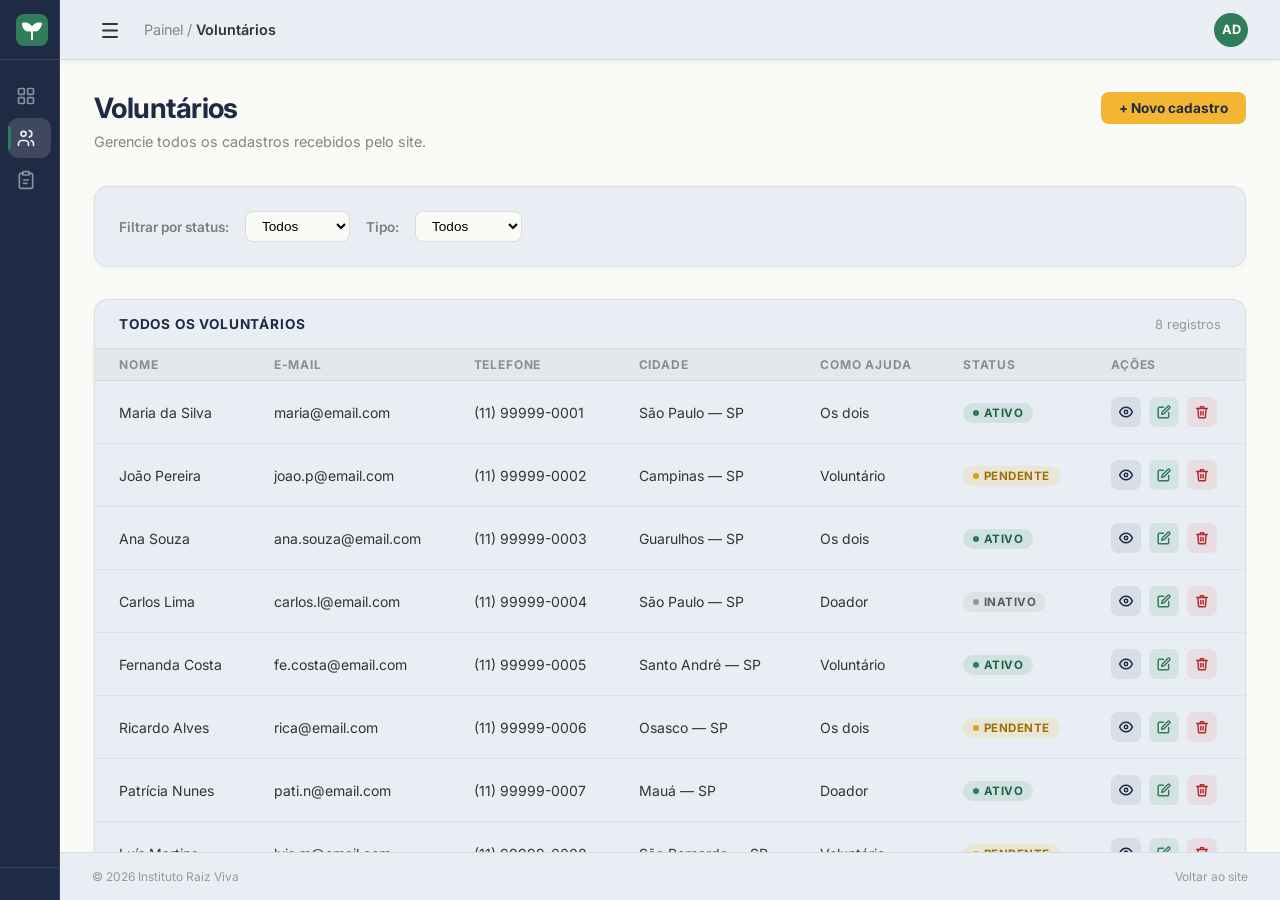
<file: painel.voluntarios.html>
<!DOCTYPE html>
<html lang="pt-BR">
<head>
    <meta charset="UTF-8">
    <meta name="viewport" content="width=device-width, initial-scale=1.0">
    <title>Voluntários — Painel Raiz Viva</title>
    <link rel="stylesheet" href="/css/style.css">
    <link rel="stylesheet" href="/css/panel.style.css">
</head>
<body>
<div id="panel">

    <!-- =============================================
         ASIDE DESKTOP
         ============================================= -->
    <aside id="aside-menu-desktop" aria-label="Menu do painel">

        <div class="aside-header">
            <div class="aside-logo" aria-hidden="true">
                <svg xmlns="http://www.w3.org/2000/svg" viewBox="0 0 24 24" fill="none" stroke="currentColor" stroke-width="2" stroke-linecap="round" stroke-linejoin="round">
                    <path d="M12 22V12"/>
                    <path d="M12 12C12 7 7 4 2 5c0 5 3 9 10 7"/>
                    <path d="M12 12c0-5 5-8 10-7-1 5-4 9-10 7"/>
                </svg>
            </div>
            <div class="aside-title">
                <strong>Raiz Viva</strong>
                <small>Painel Admin</small>
            </div>
        </div>

        <div class="aside-content">
            <span class="aside-section-label">Menu</span>
            <ul class="aside-nav">
                <li>
                    <a href="painel.html" class="aside-nav-link" title="Visão geral">
                        <span class="nav-icon" aria-hidden="true">
                            <svg xmlns="http://www.w3.org/2000/svg" viewBox="0 0 24 24" fill="none" stroke="currentColor" stroke-width="2" stroke-linecap="round" stroke-linejoin="round">
                                <rect x="3" y="3" width="7" height="7" rx="1"/>
                                <rect x="14" y="3" width="7" height="7" rx="1"/>
                                <rect x="3" y="14" width="7" height="7" rx="1"/>
                                <rect x="14" y="14" width="7" height="7" rx="1"/>
                            </svg>
                        </span>
                        <span class="nav-label">Visão geral</span>
                    </a>
                </li>
                <li>
                    <a href="painel.voluntarios.html" class="aside-nav-link active" title="Voluntários">
                        <span class="nav-icon" aria-hidden="true">
                            <svg xmlns="http://www.w3.org/2000/svg" viewBox="0 0 24 24" fill="none" stroke="currentColor" stroke-width="2" stroke-linecap="round" stroke-linejoin="round">
                                <circle cx="9" cy="7" r="3"/>
                                <path d="M3 21v-2a4 4 0 0 1 4-4h4a4 4 0 0 1 4 4v2"/>
                                <path d="M16 3.13a4 4 0 0 1 0 7.75"/>
                                <path d="M21 21v-2a4 4 0 0 0-3-3.85"/>
                            </svg>
                        </span>
                        <span class="nav-label">Voluntários</span>
                    </a>
                </li>
                <li>
                    <a href="painel.projetos.html" class="aside-nav-link" title="Projetos">
                        <span class="nav-icon" aria-hidden="true">
                            <svg xmlns="http://www.w3.org/2000/svg" viewBox="0 0 24 24" fill="none" stroke="currentColor" stroke-width="2" stroke-linecap="round" stroke-linejoin="round">
                                <path d="M16 4h2a2 2 0 0 1 2 2v14a2 2 0 0 1-2 2H6a2 2 0 0 1-2-2V6a2 2 0 0 1 2-2h2"/>
                                <rect x="8" y="2" width="8" height="4" rx="1" ry="1"/>
                                <line x1="9" y1="12" x2="15" y2="12"/>
                                <line x1="9" y1="16" x2="13" y2="16"/>
                            </svg>
                        </span>
                        <span class="nav-label">Projetos</span>
                    </a>
                </li>
            </ul>
        </div>

        <div class="aside-footer">
            <a href="index.html" class="aside-footer-link" title="Voltar ao site">
                <span class="nav-icon" aria-hidden="true">
                    <svg xmlns="http://www.w3.org/2000/svg" viewBox="0 0 24 24" fill="none" stroke="currentColor" stroke-width="2" stroke-linecap="round" stroke-linejoin="round">
                        <path d="M15 18l-6-6 6-6"/>
                    </svg>
                </span>
                <span>Voltar ao site</span>
            </a>
        </div>

    </aside>

    <!-- ASIDE MOBILE -->
    <aside id="aside-menu-mobile" aria-label="Menu do painel (mobile)"></aside>

    <!-- =============================================
         CONTENT
         ============================================= -->
    <div id="content">

        <header id="header-panel">
            <div class="header-panel-left">
                <button type="button" id="toggle-desktop" class="panel-toggle-btn" aria-label="Expandir/recolher menu">
                    <span></span><span></span><span></span>
                </button>
                <button type="button" id="toggle-mobile" class="panel-toggle-btn" aria-label="Abrir menu">
                    <span></span><span></span><span></span>
                </button>
                <nav class="header-panel-breadcrumb" aria-label="Localização">
                    Painel / <span>Voluntários</span>
                </nav>
            </div>
            <div class="header-panel-right">
                <div class="panel-user-avatar" title="Administrador">AD</div>
            </div>
        </header>

        <main id="main-panel">
            <div class="container">

                <!-- HEAD -->
                <section class="panel_head">
                    <div>
                        <h1>Voluntários</h1>
                        <p>Gerencie todos os cadastros recebidos pelo site.</p>
                    </div>
                    <div class="panel_head-actions">
                        <a href="cadastro.html" class="btn btn-warning" style="font-size:0.85rem; padding: 8px 18px; border-radius: 8px;">
                            + Novo cadastro
                        </a>
                    </div>
                </section>

                <!-- FILTROS -->
                <section class="card_panel" aria-label="Filtros">
                    <div style="display:flex; gap: var(--spacing-2); flex-wrap: wrap; align-items: center;">
                        <label style="font-size:0.85rem; font-weight:600; color: rgba(var(--color-2), 0.6);" for="filter-status">Filtrar por status:</label>
                        <select id="filter-status" style="padding: 6px 12px; border-radius: 8px; border: 1.5px solid rgba(var(--color-2), 0.15); font-size: 0.85rem; background-color: rgb(var(--color-7)); outline: none;">
                            <option value="">Todos</option>
                            <option value="ativo">Ativo</option>
                            <option value="pendente">Pendente</option>
                            <option value="inativo">Inativo</option>
                        </select>
                        <label style="font-size:0.85rem; font-weight:600; color: rgba(var(--color-2), 0.6);" for="filter-role">Tipo:</label>
                        <select id="filter-role" style="padding: 6px 12px; border-radius: 8px; border: 1.5px solid rgba(var(--color-2), 0.15); font-size: 0.85rem; background-color: rgb(var(--color-7)); outline: none;">
                            <option value="">Todos</option>
                            <option value="voluntario">Voluntário</option>
                            <option value="doador">Doador</option>
                            <option value="os dois">Os dois</option>
                        </select>
                    </div>
                </section>

                <!-- TABELA COMPLETA -->
                <section class="table-card" aria-labelledby="vol-table-title">
                    <div class="table-card-header">
                        <span class="table-card-title" id="vol-table-title">Todos os voluntários</span>
                        <span style="font-size:0.8rem; color: rgba(var(--color-2), 0.45);">8 registros</span>
                    </div>
                    <div class="table-wrapper">
                        <table>
                            <thead>
                                <tr>
                                    <th scope="col">Nome</th>
                                    <th scope="col">E-mail</th>
                                    <th scope="col">Telefone</th>
                                    <th scope="col">Cidade</th>
                                    <th scope="col">Como ajuda</th>
                                    <th scope="col">Status</th>
                                    <th scope="col">Ações</th>
                                </tr>
                            </thead>
                            <tbody>
                                <tr>
                                    <td>Maria da Silva</td>
                                    <td>maria@email.com</td>
                                    <td>(11) 99999-0001</td>
                                    <td>São Paulo — SP</td>
                                    <td>Os dois</td>
                                    <td><span class="badge badge-active">Ativo</span></td>
                                    <td><div class="table-actions">
                                        <a href="#" class="table-action-btn view" title="Ver"><svg xmlns="http://www.w3.org/2000/svg" viewBox="0 0 24 24" fill="none" stroke="currentColor" stroke-width="2.5" stroke-linecap="round" stroke-linejoin="round"><path d="M1 12s4-8 11-8 11 8 11 8-4 8-11 8-11-8-11-8z"/><circle cx="12" cy="12" r="3"/></svg></a>
                                        <a href="#" class="table-action-btn edit" title="Editar"><svg xmlns="http://www.w3.org/2000/svg" viewBox="0 0 24 24" fill="none" stroke="currentColor" stroke-width="2.5" stroke-linecap="round" stroke-linejoin="round"><path d="M11 4H4a2 2 0 0 0-2 2v14a2 2 0 0 0 2 2h14a2 2 0 0 0 2-2v-7"/><path d="M18.5 2.5a2.121 2.121 0 0 1 3 3L12 15l-4 1 1-4 9.5-9.5z"/></svg></a>
                                        <a href="#" class="table-action-btn delete" title="Remover"><svg xmlns="http://www.w3.org/2000/svg" viewBox="0 0 24 24" fill="none" stroke="currentColor" stroke-width="2.5" stroke-linecap="round" stroke-linejoin="round"><polyline points="3 6 5 6 21 6"/><path d="M19 6l-1 14a2 2 0 0 1-2 2H8a2 2 0 0 1-2-2L5 6"/><path d="M10 11v6"/><path d="M14 11v6"/><path d="M9 6V4a1 1 0 0 1 1-1h4a1 1 0 0 1 1 1v2"/></svg></a>
                                    </div></td>
                                </tr>
                                <tr>
                                    <td>João Pereira</td>
                                    <td>joao.p@email.com</td>
                                    <td>(11) 99999-0002</td>
                                    <td>Campinas — SP</td>
                                    <td>Voluntário</td>
                                    <td><span class="badge badge-pending">Pendente</span></td>
                                    <td><div class="table-actions">
                                        <a href="#" class="table-action-btn view" title="Ver"><svg xmlns="http://www.w3.org/2000/svg" viewBox="0 0 24 24" fill="none" stroke="currentColor" stroke-width="2.5" stroke-linecap="round" stroke-linejoin="round"><path d="M1 12s4-8 11-8 11 8 11 8-4 8-11 8-11-8-11-8z"/><circle cx="12" cy="12" r="3"/></svg></a>
                                        <a href="#" class="table-action-btn edit" title="Editar"><svg xmlns="http://www.w3.org/2000/svg" viewBox="0 0 24 24" fill="none" stroke="currentColor" stroke-width="2.5" stroke-linecap="round" stroke-linejoin="round"><path d="M11 4H4a2 2 0 0 0-2 2v14a2 2 0 0 0 2 2h14a2 2 0 0 0 2-2v-7"/><path d="M18.5 2.5a2.121 2.121 0 0 1 3 3L12 15l-4 1 1-4 9.5-9.5z"/></svg></a>
                                        <a href="#" class="table-action-btn delete" title="Remover"><svg xmlns="http://www.w3.org/2000/svg" viewBox="0 0 24 24" fill="none" stroke="currentColor" stroke-width="2.5" stroke-linecap="round" stroke-linejoin="round"><polyline points="3 6 5 6 21 6"/><path d="M19 6l-1 14a2 2 0 0 1-2 2H8a2 2 0 0 1-2-2L5 6"/><path d="M10 11v6"/><path d="M14 11v6"/><path d="M9 6V4a1 1 0 0 1 1-1h4a1 1 0 0 1 1 1v2"/></svg></a>
                                    </div></td>
                                </tr>
                                <tr>
                                    <td>Ana Souza</td>
                                    <td>ana.souza@email.com</td>
                                    <td>(11) 99999-0003</td>
                                    <td>Guarulhos — SP</td>
                                    <td>Os dois</td>
                                    <td><span class="badge badge-active">Ativo</span></td>
                                    <td><div class="table-actions">
                                        <a href="#" class="table-action-btn view" title="Ver"><svg xmlns="http://www.w3.org/2000/svg" viewBox="0 0 24 24" fill="none" stroke="currentColor" stroke-width="2.5" stroke-linecap="round" stroke-linejoin="round"><path d="M1 12s4-8 11-8 11 8 11 8-4 8-11 8-11-8-11-8z"/><circle cx="12" cy="12" r="3"/></svg></a>
                                        <a href="#" class="table-action-btn edit" title="Editar"><svg xmlns="http://www.w3.org/2000/svg" viewBox="0 0 24 24" fill="none" stroke="currentColor" stroke-width="2.5" stroke-linecap="round" stroke-linejoin="round"><path d="M11 4H4a2 2 0 0 0-2 2v14a2 2 0 0 0 2 2h14a2 2 0 0 0 2-2v-7"/><path d="M18.5 2.5a2.121 2.121 0 0 1 3 3L12 15l-4 1 1-4 9.5-9.5z"/></svg></a>
                                        <a href="#" class="table-action-btn delete" title="Remover"><svg xmlns="http://www.w3.org/2000/svg" viewBox="0 0 24 24" fill="none" stroke="currentColor" stroke-width="2.5" stroke-linecap="round" stroke-linejoin="round"><polyline points="3 6 5 6 21 6"/><path d="M19 6l-1 14a2 2 0 0 1-2 2H8a2 2 0 0 1-2-2L5 6"/><path d="M10 11v6"/><path d="M14 11v6"/><path d="M9 6V4a1 1 0 0 1 1-1h4a1 1 0 0 1 1 1v2"/></svg></a>
                                    </div></td>
                                </tr>
                                <tr>
                                    <td>Carlos Lima</td>
                                    <td>carlos.l@email.com</td>
                                    <td>(11) 99999-0004</td>
                                    <td>São Paulo — SP</td>
                                    <td>Doador</td>
                                    <td><span class="badge badge-inactive">Inativo</span></td>
                                    <td><div class="table-actions">
                                        <a href="#" class="table-action-btn view" title="Ver"><svg xmlns="http://www.w3.org/2000/svg" viewBox="0 0 24 24" fill="none" stroke="currentColor" stroke-width="2.5" stroke-linecap="round" stroke-linejoin="round"><path d="M1 12s4-8 11-8 11 8 11 8-4 8-11 8-11-8-11-8z"/><circle cx="12" cy="12" r="3"/></svg></a>
                                        <a href="#" class="table-action-btn edit" title="Editar"><svg xmlns="http://www.w3.org/2000/svg" viewBox="0 0 24 24" fill="none" stroke="currentColor" stroke-width="2.5" stroke-linecap="round" stroke-linejoin="round"><path d="M11 4H4a2 2 0 0 0-2 2v14a2 2 0 0 0 2 2h14a2 2 0 0 0 2-2v-7"/><path d="M18.5 2.5a2.121 2.121 0 0 1 3 3L12 15l-4 1 1-4 9.5-9.5z"/></svg></a>
                                        <a href="#" class="table-action-btn delete" title="Remover"><svg xmlns="http://www.w3.org/2000/svg" viewBox="0 0 24 24" fill="none" stroke="currentColor" stroke-width="2.5" stroke-linecap="round" stroke-linejoin="round"><polyline points="3 6 5 6 21 6"/><path d="M19 6l-1 14a2 2 0 0 1-2 2H8a2 2 0 0 1-2-2L5 6"/><path d="M10 11v6"/><path d="M14 11v6"/><path d="M9 6V4a1 1 0 0 1 1-1h4a1 1 0 0 1 1 1v2"/></svg></a>
                                    </div></td>
                                </tr>
                                <tr>
                                    <td>Fernanda Costa</td>
                                    <td>fe.costa@email.com</td>
                                    <td>(11) 99999-0005</td>
                                    <td>Santo André — SP</td>
                                    <td>Voluntário</td>
                                    <td><span class="badge badge-active">Ativo</span></td>
                                    <td><div class="table-actions">
                                        <a href="#" class="table-action-btn view" title="Ver"><svg xmlns="http://www.w3.org/2000/svg" viewBox="0 0 24 24" fill="none" stroke="currentColor" stroke-width="2.5" stroke-linecap="round" stroke-linejoin="round"><path d="M1 12s4-8 11-8 11 8 11 8-4 8-11 8-11-8-11-8z"/><circle cx="12" cy="12" r="3"/></svg></a>
                                        <a href="#" class="table-action-btn edit" title="Editar"><svg xmlns="http://www.w3.org/2000/svg" viewBox="0 0 24 24" fill="none" stroke="currentColor" stroke-width="2.5" stroke-linecap="round" stroke-linejoin="round"><path d="M11 4H4a2 2 0 0 0-2 2v14a2 2 0 0 0 2 2h14a2 2 0 0 0 2-2v-7"/><path d="M18.5 2.5a2.121 2.121 0 0 1 3 3L12 15l-4 1 1-4 9.5-9.5z"/></svg></a>
                                        <a href="#" class="table-action-btn delete" title="Remover"><svg xmlns="http://www.w3.org/2000/svg" viewBox="0 0 24 24" fill="none" stroke="currentColor" stroke-width="2.5" stroke-linecap="round" stroke-linejoin="round"><polyline points="3 6 5 6 21 6"/><path d="M19 6l-1 14a2 2 0 0 1-2 2H8a2 2 0 0 1-2-2L5 6"/><path d="M10 11v6"/><path d="M14 11v6"/><path d="M9 6V4a1 1 0 0 1 1-1h4a1 1 0 0 1 1 1v2"/></svg></a>
                                    </div></td>
                                </tr>
                                <tr>
                                    <td>Ricardo Alves</td>
                                    <td>rica@email.com</td>
                                    <td>(11) 99999-0006</td>
                                    <td>Osasco — SP</td>
                                    <td>Os dois</td>
                                    <td><span class="badge badge-pending">Pendente</span></td>
                                    <td><div class="table-actions">
                                        <a href="#" class="table-action-btn view" title="Ver"><svg xmlns="http://www.w3.org/2000/svg" viewBox="0 0 24 24" fill="none" stroke="currentColor" stroke-width="2.5" stroke-linecap="round" stroke-linejoin="round"><path d="M1 12s4-8 11-8 11 8 11 8-4 8-11 8-11-8-11-8z"/><circle cx="12" cy="12" r="3"/></svg></a>
                                        <a href="#" class="table-action-btn edit" title="Editar"><svg xmlns="http://www.w3.org/2000/svg" viewBox="0 0 24 24" fill="none" stroke="currentColor" stroke-width="2.5" stroke-linecap="round" stroke-linejoin="round"><path d="M11 4H4a2 2 0 0 0-2 2v14a2 2 0 0 0 2 2h14a2 2 0 0 0 2-2v-7"/><path d="M18.5 2.5a2.121 2.121 0 0 1 3 3L12 15l-4 1 1-4 9.5-9.5z"/></svg></a>
                                        <a href="#" class="table-action-btn delete" title="Remover"><svg xmlns="http://www.w3.org/2000/svg" viewBox="0 0 24 24" fill="none" stroke="currentColor" stroke-width="2.5" stroke-linecap="round" stroke-linejoin="round"><polyline points="3 6 5 6 21 6"/><path d="M19 6l-1 14a2 2 0 0 1-2 2H8a2 2 0 0 1-2-2L5 6"/><path d="M10 11v6"/><path d="M14 11v6"/><path d="M9 6V4a1 1 0 0 1 1-1h4a1 1 0 0 1 1 1v2"/></svg></a>
                                    </div></td>
                                </tr>
                                <tr>
                                    <td>Patrícia Nunes</td>
                                    <td>pati.n@email.com</td>
                                    <td>(11) 99999-0007</td>
                                    <td>Mauá — SP</td>
                                    <td>Doador</td>
                                    <td><span class="badge badge-active">Ativo</span></td>
                                    <td><div class="table-actions">
                                        <a href="#" class="table-action-btn view" title="Ver"><svg xmlns="http://www.w3.org/2000/svg" viewBox="0 0 24 24" fill="none" stroke="currentColor" stroke-width="2.5" stroke-linecap="round" stroke-linejoin="round"><path d="M1 12s4-8 11-8 11 8 11 8-4 8-11 8-11-8-11-8z"/><circle cx="12" cy="12" r="3"/></svg></a>
                                        <a href="#" class="table-action-btn edit" title="Editar"><svg xmlns="http://www.w3.org/2000/svg" viewBox="0 0 24 24" fill="none" stroke="currentColor" stroke-width="2.5" stroke-linecap="round" stroke-linejoin="round"><path d="M11 4H4a2 2 0 0 0-2 2v14a2 2 0 0 0 2 2h14a2 2 0 0 0 2-2v-7"/><path d="M18.5 2.5a2.121 2.121 0 0 1 3 3L12 15l-4 1 1-4 9.5-9.5z"/></svg></a>
                                        <a href="#" class="table-action-btn delete" title="Remover"><svg xmlns="http://www.w3.org/2000/svg" viewBox="0 0 24 24" fill="none" stroke="currentColor" stroke-width="2.5" stroke-linecap="round" stroke-linejoin="round"><polyline points="3 6 5 6 21 6"/><path d="M19 6l-1 14a2 2 0 0 1-2 2H8a2 2 0 0 1-2-2L5 6"/><path d="M10 11v6"/><path d="M14 11v6"/><path d="M9 6V4a1 1 0 0 1 1-1h4a1 1 0 0 1 1 1v2"/></svg></a>
                                    </div></td>
                                </tr>
                                <tr>
                                    <td>Luís Martins</td>
                                    <td>luis.m@email.com</td>
                                    <td>(11) 99999-0008</td>
                                    <td>São Bernardo — SP</td>
                                    <td>Voluntário</td>
                                    <td><span class="badge badge-pending">Pendente</span></td>
                                    <td><div class="table-actions">
                                        <a href="#" class="table-action-btn view" title="Ver"><svg xmlns="http://www.w3.org/2000/svg" viewBox="0 0 24 24" fill="none" stroke="currentColor" stroke-width="2.5" stroke-linecap="round" stroke-linejoin="round"><path d="M1 12s4-8 11-8 11 8 11 8-4 8-11 8-11-8-11-8z"/><circle cx="12" cy="12" r="3"/></svg></a>
                                        <a href="#" class="table-action-btn edit" title="Editar"><svg xmlns="http://www.w3.org/2000/svg" viewBox="0 0 24 24" fill="none" stroke="currentColor" stroke-width="2.5" stroke-linecap="round" stroke-linejoin="round"><path d="M11 4H4a2 2 0 0 0-2 2v14a2 2 0 0 0 2 2h14a2 2 0 0 0 2-2v-7"/><path d="M18.5 2.5a2.121 2.121 0 0 1 3 3L12 15l-4 1 1-4 9.5-9.5z"/></svg></a>
                                        <a href="#" class="table-action-btn delete" title="Remover"><svg xmlns="http://www.w3.org/2000/svg" viewBox="0 0 24 24" fill="none" stroke="currentColor" stroke-width="2.5" stroke-linecap="round" stroke-linejoin="round"><polyline points="3 6 5 6 21 6"/><path d="M19 6l-1 14a2 2 0 0 1-2 2H8a2 2 0 0 1-2-2L5 6"/><path d="M10 11v6"/><path d="M14 11v6"/><path d="M9 6V4a1 1 0 0 1 1-1h4a1 1 0 0 1 1 1v2"/></svg></a>
                                    </div></td>
                                </tr>
                            </tbody>
                        </table>
                    </div>
                </section>

            </div>
        </main>

        <footer id="footer-panel">
            <span>&copy; 2026 Instituto Raiz Viva</span>
            <a href="index.html">Voltar ao site</a>
        </footer>

    </div><!-- #content -->
</div><!-- #panel -->

<script src="/js/panel.js"></script>
</body>
</html>
</file>
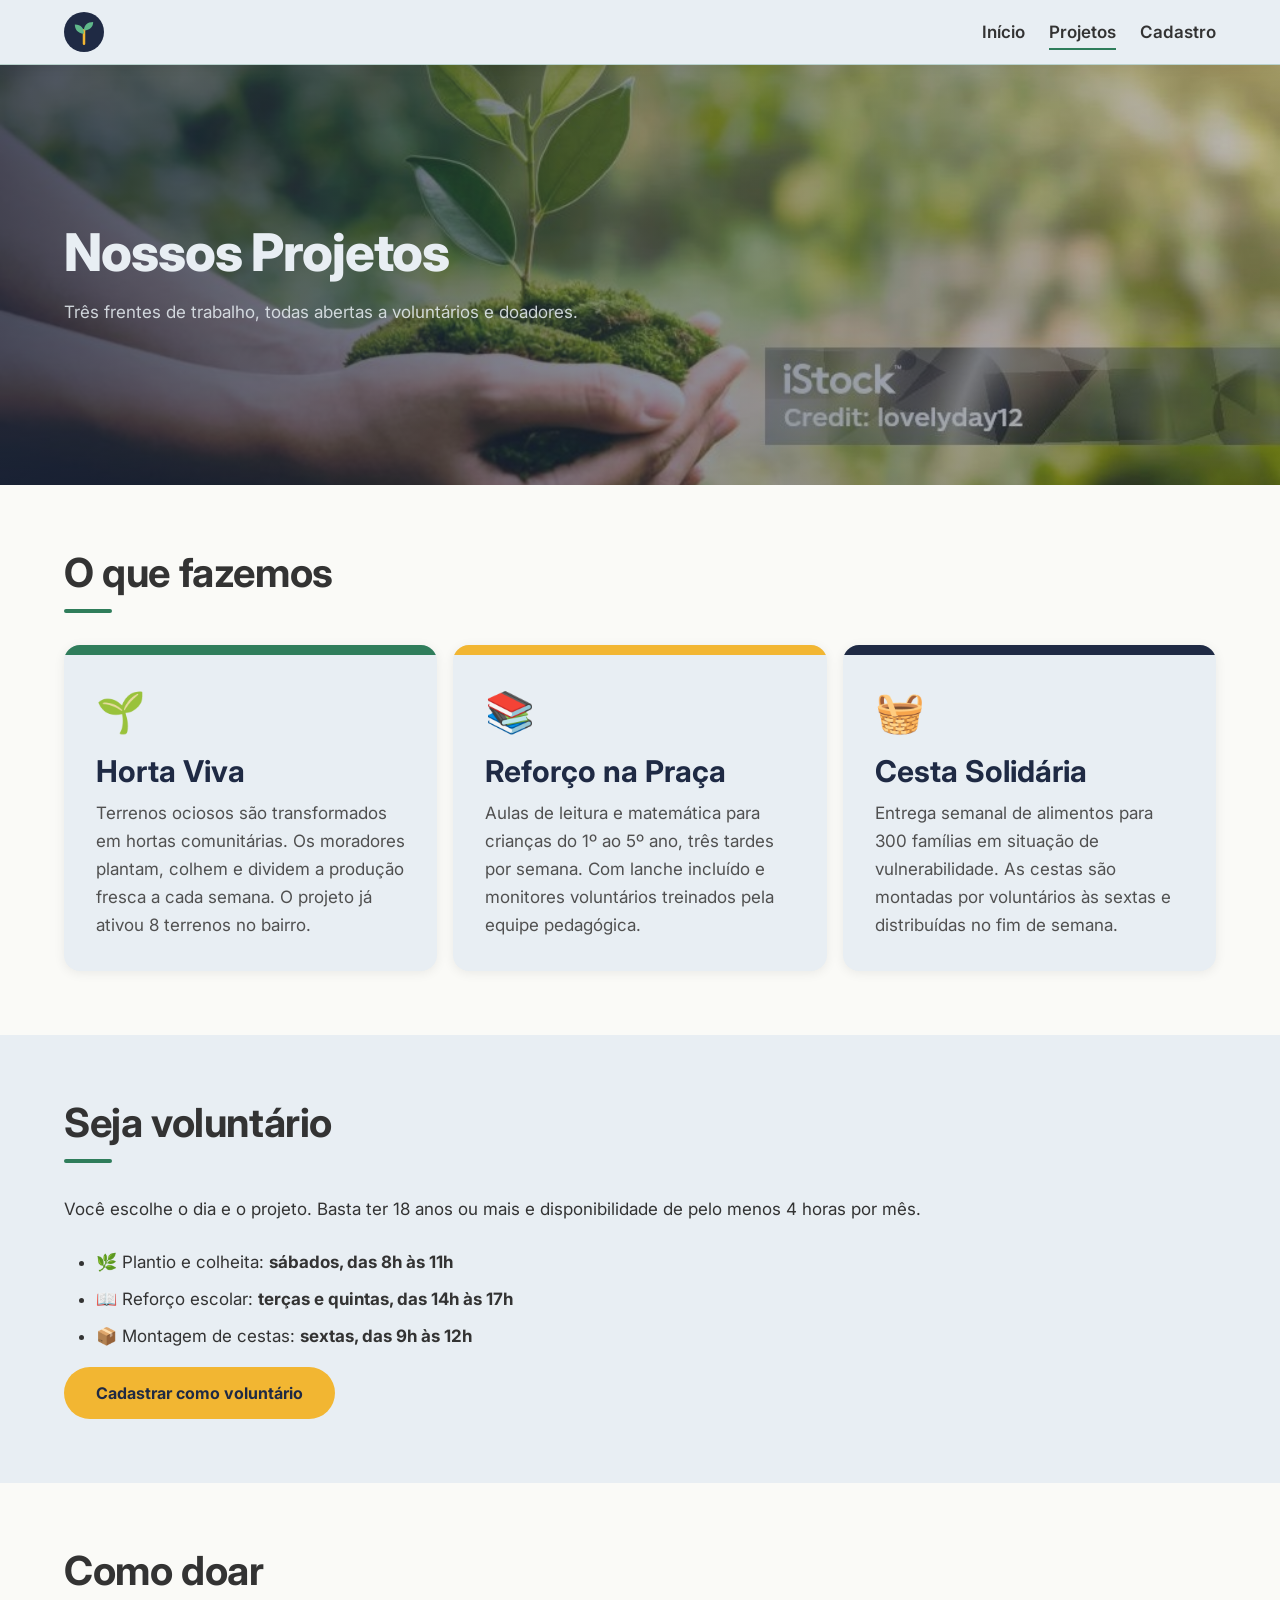
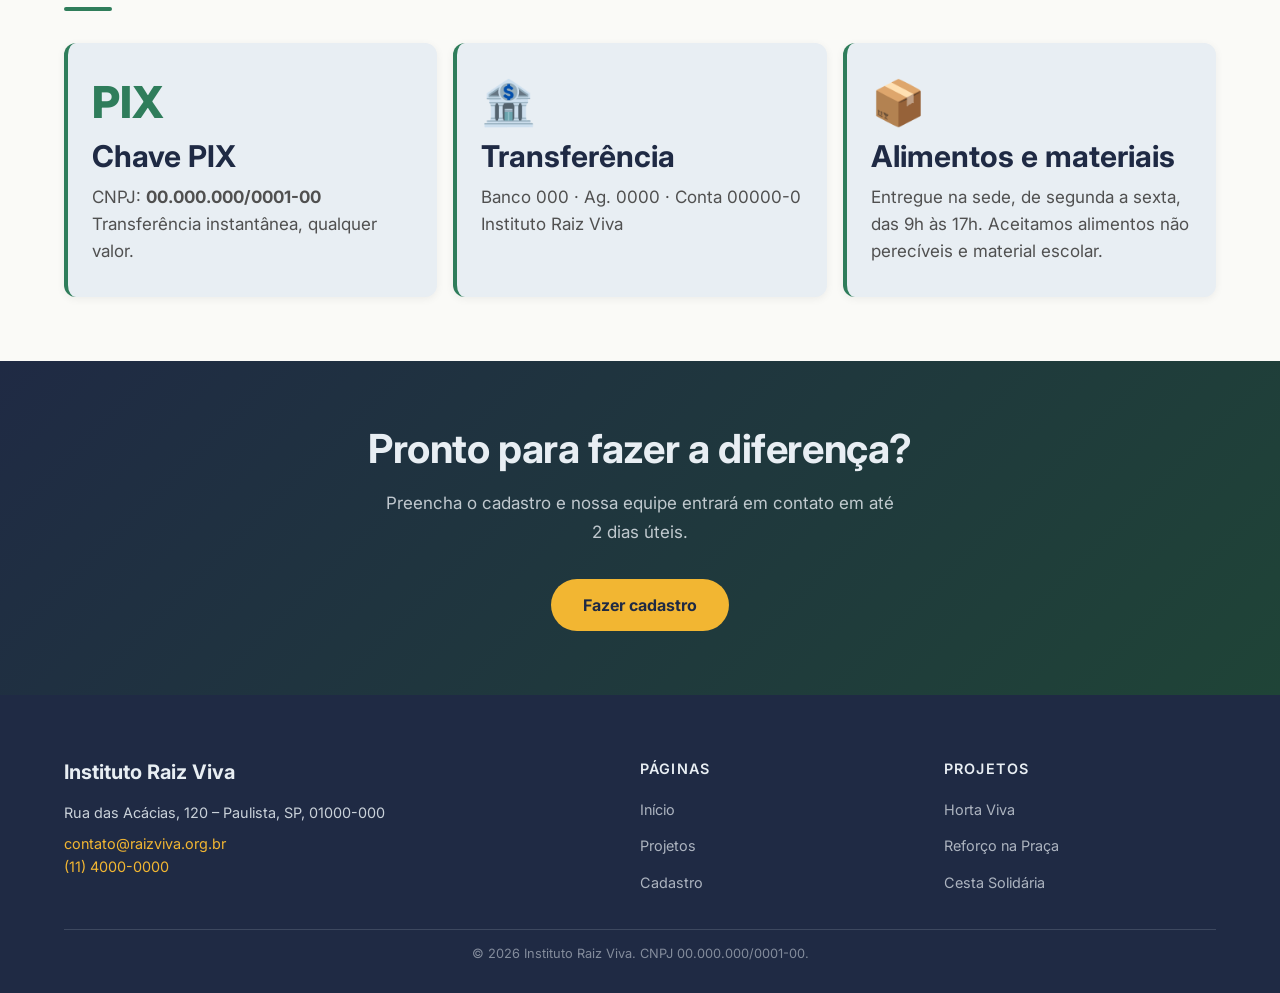
<file: projetos.html>
<!DOCTYPE html>
<html lang="pt-BR">
<head>
    <meta charset="UTF-8">
    <meta name="viewport" content="width=device-width, initial-scale=1.0">
    <title>Raiz Viva — Projetos</title>
    <link rel="stylesheet" href="/css/carrousel.lib.css">
    <link rel="stylesheet" href="/css/style.css">
    <script src="/js/carrousel.lib.js"></script>
</head>
<body>

    <!-- ==============================
         HEADER
         ============================== -->
    <header id="header-page">
        <div class="container">
            <nav id="container-navigation">
                <a aria-label="Voltar ao início" class="logo" href="index.html">
                    <img src="/imgs/logo.svg" width="40" height="40" alt="Logo Raiz Viva"/>
                </a>
                <ul id="navigation-desktop">
                    <li><a class="desk_nav-link" href="index.html">Início</a></li>
                    <li><a class="desk_nav-link active" href="projetos.html">Projetos</a></li>
                    <li><a class="desk_nav-link" href="cadastro.html">Cadastro</a></li>
                </ul>
                <ul id="navigation-mobile">
                    <li><a class="mob_nav-link" href="index.html">Início</a></li>
                    <li><a class="mob_nav-link active" href="projetos.html">Projetos</a></li>
                    <li><a class="mob_nav-link" href="cadastro.html">Cadastro</a></li>
                </ul>
                <button type="button" id="toggle-menu" aria-label="Abrir menu">
                    <span class="toggle-line"></span>
                    <span class="toggle-line"></span>
                    <span class="toggle-line"></span>
                </button>
            </nav>
        </div>
    </header>

    <main>

        <!-- ==============================
             HERO
             ============================== -->
        <section class="main_section" id="hero" aria-label="Capa da página de projetos">
            <img src="/imgs/image_3.jpg" height="420" alt="Voluntários trabalhando em área verde">
            <div class="overlay">
                <div class="container">
                    <h1 class="title-page">Nossos Projetos</h1>
                    <p>Três frentes de trabalho, todas abertas a voluntários e doadores.</p>
                </div>
            </div>
        </section>

        <!-- ==============================
             PROJETOS — CARDS VISUAIS
             ============================== -->
        <section class="main_section_bottom bg-light" aria-labelledby="projects-title">
            <div class="container">
                <h2 class="main_section_title" id="projects-title">O que fazemos</h2>
                <div class="box-grid">

                    <article class="project-card" aria-labelledby="project-horta">
                        <div class="card-icon"></div>
                        <div class="card-body">
                            <span class="card-emoji" aria-hidden="true">🌱</span>
                            <h3 class="card-title" id="project-horta">Horta Viva</h3>
                            <p class="card-desc">
                                Terrenos ociosos são transformados em hortas comunitárias.
                                Os moradores plantam, colhem e dividem a produção fresca a cada semana.
                                O projeto já ativou 8 terrenos no bairro.
                            </p>
                        </div>
                    </article>

                    <article class="project-card accent-yellow" aria-labelledby="project-reforco">
                        <div class="card-icon"></div>
                        <div class="card-body">
                            <span class="card-emoji" aria-hidden="true">📚</span>
                            <h3 class="card-title" id="project-reforco">Reforço na Praça</h3>
                            <p class="card-desc">
                                Aulas de leitura e matemática para crianças do 1º ao 5º ano,
                                três tardes por semana. Com lanche incluído e monitores voluntários
                                treinados pela equipe pedagógica.
                            </p>
                        </div>
                    </article>

                    <article class="project-card accent-navy" aria-labelledby="project-cesta">
                        <div class="card-icon"></div>
                        <div class="card-body">
                            <span class="card-emoji" aria-hidden="true">🧺</span>
                            <h3 class="card-title" id="project-cesta">Cesta Solidária</h3>
                            <p class="card-desc">
                                Entrega semanal de alimentos para 300 famílias em situação de
                                vulnerabilidade. As cestas são montadas por voluntários às sextas
                                e distribuídas no fim de semana.
                            </p>
                        </div>
                    </article>

                </div>
            </div>
        </section>

        <!-- ==============================
             SEJA VOLUNTÁRIO
             ============================== -->
        <section class="main_section_bottom voluntary_section" aria-labelledby="voluntary-title">
            <div class="container">
                <h2 class="main_section_title" id="voluntary-title">Seja voluntário</h2>
                <div class="voluntary">
                    <p>
                        Você escolhe o dia e o projeto. Basta ter 18 anos ou mais e
                        disponibilidade de pelo menos 4 horas por mês.
                    </p>
                    <ul>
                        <li>🌿 Plantio e colheita: <strong>sábados, das 8h às 11h</strong></li>
                        <li>📖 Reforço escolar: <strong>terças e quintas, das 14h às 17h</strong></li>
                        <li>📦 Montagem de cestas: <strong>sextas, das 9h às 12h</strong></li>
                    </ul>
                    <a class="btn btn-warning" href="cadastro.html">Cadastrar como voluntário</a>
                </div>
            </div>
        </section>

        <!-- ==============================
             COMO DOAR
             ============================== -->
        <section class="main_section_bottom bg-light" aria-labelledby="donate-title">
            <div class="container">
                <h2 class="main_section_title" id="donate-title">Como doar</h2>
                <div class="box-grid">
                    <div class="info_box">
                        <span class="info_box_q">PIX</span>
                        <h3 class="info_box_title">Chave PIX</h3>
                        <p class="inf_box_dec">
                            CNPJ: <strong>00.000.000/0001-00</strong><br>
                            Transferência instantânea, qualquer valor.
                        </p>
                    </div>
                    <div class="info_box">
                        <span class="info_box_q">🏦</span>
                        <h3 class="info_box_title">Transferência</h3>
                        <p class="inf_box_dec">
                            Banco 000 · Ag. 0000 · Conta 00000-0<br>
                            Instituto Raiz Viva
                        </p>
                    </div>
                    <div class="info_box">
                        <span class="info_box_q">📦</span>
                        <h3 class="info_box_title">Alimentos e materiais</h3>
                        <p class="inf_box_dec">
                            Entregue na sede, de segunda a sexta, das 9h às 17h.
                            Aceitamos alimentos não perecíveis e material escolar.
                        </p>
                    </div>
                </div>
            </div>
        </section>

        <!-- ==============================
             CTA
             ============================== -->
        <section class="cta-banner" aria-labelledby="cta-title">
            <div class="container">
                <h2 id="cta-title">Pronto para fazer a diferença?</h2>
                <p>Preencha o cadastro e nossa equipe entrará em contato em até 2 dias úteis.</p>
                <div class="cta-actions">
                    <a class="btn btn-warning" href="cadastro.html">Fazer cadastro</a>
                </div>
            </div>
        </section>

    </main>

    <!-- ==============================
         FOOTER
         ============================== -->
    <footer class="site-footer">
        <div class="container">
            <div class="footer-grid">
                <div class="footer-brand">
                    <h3>Instituto Raiz Viva</h3>
                    <p>Rua das Acácias, 120 – Paulista, SP, 01000-000</p>
                    <p>
                        <a href="mailto:contato@raizviva.org.br">contato@raizviva.org.br</a><br>
                        <a href="tel:+551140000000">(11) 4000-0000</a>
                    </p>
                </div>
                <div class="footer-links">
                    <h4>Páginas</h4>
                    <ul>
                        <li><a href="index.html">Início</a></li>
                        <li><a href="projetos.html">Projetos</a></li>
                        <li><a href="cadastro.html">Cadastro</a></li>
                    </ul>
                </div>
                <div class="footer-links">
                    <h4>Projetos</h4>
                    <ul>
                        <li><a href="projetos.html">Horta Viva</a></li>
                        <li><a href="projetos.html">Reforço na Praça</a></li>
                        <li><a href="projetos.html">Cesta Solidária</a></li>
                    </ul>
                </div>
            </div>
            <div class="footer-bottom">
                &copy; 2026 Instituto Raiz Viva. CNPJ 00.000.000/0001-00.
            </div>
        </div>
    </footer>

    <script src="/js/menu.js"></script>
</body>
</html>
</file>
<file: css/carrousel.lib.css>
.content-carrousel{
    overflow: hidden;
    position: relative;
    z-index: 1;
}

.carrousel-wrapper{
    max-height: inherit;
    display: flex;
    position: relative;
    align-items: center;
}

.carrousel-wrapper .carrousel-slide{
    opacity: 1;
    width: 100%;
}

.carrousel-wrapper .carrousel-slide.carrousel-slide_active{
    opacity: 1;
}

.bullet-wrapper{
    position:absolute;
    bottom: 20px;
    left: 0;
    right: 0;
    display: flex;
    align-items: center;
    justify-content: center;
    gap: var(--spacing-2);
    z-index: 20;
}

.bullet-wrapper .bullet-slide{
    width: 14px;
    height: 14px;
    border-radius: 100px;
    border: none;
    cursor: pointer;
    outline: none;
    position: relative;
}

.bullet-wrapper .bullet-slide:disabled{
    cursor: auto;
}

.bullet-wrapper .bullet-slide.bullet-slide_active::before{
    content: '';
    width: 8px;
    height: 8px;
    border-radius: 10px;
    background-color: rgb(86, 86, 255);
    position: absolute;
    top: 50%;
    left: 50%;
    transform: translate(-50%, -50%);
}
</file>
<file: css/style.css>
@import url('https://fonts.googleapis.com/css2?family=Inter:ital,opsz,wght@0,14..32,100..900;1,14..32,100..900&display=swap');
@import "./variables.css";
@import "./typography.css";

*,
*::after,
*::before {
    padding: 0;
    margin: 0;
    box-sizing: border-box;
}

html {
    color: rgb(var(--color-2));
    font-family: "Inter", sans-serif;
    background-color: rgb(var(--color-7));
    scroll-behavior: smooth;
}

a {
    color: rgb(var(--color-3));
}

/**
============= BOTÕES ==============
*/
.btn {
    display: inline-block;
    cursor: pointer;
    padding: var(--spacing-2) var(--spacing-4);
    text-decoration: none;
    font-weight: 700;
    border-radius: 50px;
    border: none;
    background-color: transparent;
    font-size: 1rem;
    transition: background-color 0.2s ease, transform 0.15s ease, box-shadow 0.2s ease;
}

.btn:disabled {
    opacity: 0.45;
    cursor: not-allowed;
    pointer-events: none;
}

.btn-warning {
    background-color: rgb(var(--color-5));
    color: rgb(var(--color-4));
}

.btn-warning:hover {
    background-color: rgb(var(--color-6));
    box-shadow: 0 4px 14px rgba(var(--color-5), 0.4);
    transform: translateY(-1px);
}

.btn-outline {
    border: 2px solid rgb(var(--color-3));
    color: rgb(var(--color-3));
}

.btn-outline:hover {
    background-color: rgb(var(--color-3));
    color: rgb(var(--color));
    transform: translateY(-1px);
}

/**
============= CONTAINER ==============
*/
.container {
    width: 100%;
    max-width: 1200px;
    padding: 0 var(--spacing-2);
    margin: 0 auto;
}

/**
============ MAIN SECTIONS ============
*/
.main_section {
    padding-top: var(--spacing-4);
}

.main_section_bottom {
    padding: var(--spacing-6) 0;
}

.main_section_title {
    text-align: left;
    margin-bottom: var(--spacing-4);
    position: relative;
    padding-bottom: var(--spacing-2);
}

.main_section_title::after {
    content: '';
    position: absolute;
    bottom: 0;
    left: 0;
    width: 48px;
    height: 4px;
    background-color: rgb(var(--color-3));
    border-radius: 2px;
}

/**
======================================
HERO BANNER (páginas internas)
======================================
*/
#hero {
    position: relative;
    padding: 0;
}

#hero img {
    width: 100%;
    height: auto;
    max-height: 420px;
    min-height: 280px;
    object-fit: cover;
    object-position: center;
    display: block;
}

#hero .overlay {
    position: absolute;
    inset: 0;
    background: linear-gradient(to right, rgba(var(--color-4), 0.75) 0%, rgba(var(--color-4), 0.3) 100%);
    display: flex;
    flex-direction: column;
    justify-content: center;
}

#hero .overlay h1 {
    color: rgb(var(--color));
}

#hero .overlay p {
    color: rgba(var(--color), 0.85);
    margin-top: var(--spacing-2);
    max-width: 520px;
}

/**
============ HEADER PAGE =============
*/
#header-page {
    position: sticky;
    top: 0;
    left: 0;
    right: 0;
    background-color: rgb(var(--color));
    padding: var(--spacing) 0;
    display: flex;
    min-height: 65px;
    flex-direction: column;
    justify-content: center;
    z-index: 10000;
    border-bottom: 1px solid rgba(var(--color-3), 0.25);
    box-shadow: 0 2px 12px rgba(0,0,0,0.06);
}

#header-page #container-navigation {
    display: flex;
    align-items: center;
    justify-content: space-between;
}

#header-page #container-navigation .logo {
    display: flex;
    align-items: center;
}

#header-page #container-navigation .logo img {
    max-width: 100%;
    height: auto;
}

#header-page #container-navigation #navigation-desktop,
#header-page #container-navigation #navigation-mobile {
    list-style-type: none;
}

#header-page #container-navigation #navigation-desktop {
    display: none;
    align-items: center;
    column-gap: var(--spacing-3);
}

#header-page #container-navigation #navigation-mobile {
    display: block;
    position: fixed;
    height: 100dvh;
    background-color: rgb(var(--color));
    top: 0;
    right: 0;
    bottom: 0;
    width: 100%;
    max-width: 275px;
    transform: translateX(100%);
    transition: transform 0.3s ease;
    padding-top: 65px;
    z-index: 3000;
    border-left: 1px solid rgba(var(--color-3), 0.25);
}

#header-page #container-navigation #navigation-desktop .desk_nav-link,
#header-page #container-navigation #navigation-mobile .mob_nav-link {
    text-decoration: none;
    color: rgb(var(--color-2));
    font-weight: 600;
}

#header-page #container-navigation #navigation-mobile .mob_nav-link {
    padding: var(--spacing) var(--spacing-2);
    display: block;
    font-size: 1.125rem;
    transition: background-color 0.15s ease, color 0.15s ease;
}

#header-page #container-navigation #navigation-desktop .desk_nav-link {
    padding: var(--spacing) 0;
    position: relative;
}

#header-page #container-navigation #navigation-desktop .desk_nav-link::after {
    content: '';
    position: absolute;
    bottom: 0;
    left: 0;
    right: 0;
    height: 2px;
    background-color: rgb(var(--color-3));
    transform: scaleX(0);
    transition: transform 0.2s ease;
    transform-origin: left;
}

#header-page #container-navigation #navigation-desktop .desk_nav-link.active::after,
#header-page #container-navigation #navigation-desktop .desk_nav-link:hover::after {
    transform: scaleX(1);
}

#header-page #container-navigation #navigation-mobile .mob_nav-link.active,
#header-page #container-navigation #navigation-mobile .mob_nav-link:hover {
    background-color: rgb(var(--color-3));
    color: rgb(var(--color));
}

#header-page #container-navigation #navigation-mobile.active {
    transform: translateX(0);
}

#header-page #container-navigation > button {
    display: flex;
    align-items: center;
    justify-content: center;
    width: 40px;
    height: 40px;
    cursor: pointer;
    position: relative;
    border: none;
    outline: none;
    background-color: transparent;
    z-index: 3000;
}

#header-page #container-navigation > button span.toggle-line {
    display: block;
    position: absolute;
    height: 2px;
    width: 25px;
    background-color: rgb(var(--color-2));
    transform: translateX(-50%);
    left: 50%;
    transition: 0.3s;
}

#header-page #container-navigation > button span.toggle-line:nth-child(1) {
    transform: translate(-50%, -8px);
}

#header-page #container-navigation > button span.toggle-line:nth-child(3) {
    transform: translate(-50%, 8px);
}

#header-page #container-navigation > button.active span.toggle-line:nth-child(1) {
    transform: translate(-50%, 0) rotate(-135deg);
}

#header-page #container-navigation > button.active span.toggle-line:nth-child(2) {
    opacity: 0;
}

#header-page #container-navigation > button.active span.toggle-line:nth-child(3) {
    transform: translate(-50%, 0) rotate(135deg);
}

/**
============ CARROUSEL 1 =============
*/
#carrousel_1 {
    width: 100%;
    height: auto;
    max-height: 560px;
}

#carrousel_1 .carrousel_1_item {
    position: relative;
}

#carrousel_1 .carrousel_1_item .carrousel_1_img {
    width: 100%;
    object-fit: cover;
    min-height: 380px;
    max-height: 560px;
    object-position: center;
    display: block;
}

#carrousel_1 .carrousel_1_item .carrousel_info {
    position: absolute;
    inset: 0;
    background: linear-gradient(to right, rgba(var(--color-4), 0.78) 0%, rgba(var(--color-4), 0.2) 100%);
    display: flex;
    flex-direction: column;
    justify-content: center;
}

#carrousel_1 .carrousel_1_item .carrousel_info h1,
#carrousel_1 .carrousel_1_item .carrousel_info span.h1 {
    color: rgb(var(--color));
    text-align: left;
    margin-bottom: var(--spacing-2);
    display: block;
    font-weight: 800;
    max-width: 600px;
}

#carrousel_1 .carrousel_1_item .carrousel_info p {
    color: rgba(232, 238, 243, 0.88);
    width: 100%;
    max-width: 520px;
    text-align: left;
    margin-bottom: var(--spacing-4);
}

/**
============ CARDS / INFO BOX =============
*/
.box-grid {
    display: grid;
    grid-template-columns: 1fr;
    gap: var(--spacing-2);
}

.box-grid .info_box {
    background-color: rgb(var(--color));
    border-radius: 12px;
    border-left: 4px solid rgb(var(--color-3));
    padding: var(--spacing-4) var(--spacing-3);
    transition: transform 0.2s ease, box-shadow 0.2s ease;
    box-shadow: 0 2px 8px rgba(0,0,0,0.06);
}

.box-grid .info_box:hover {
    transform: translateY(-4px);
    box-shadow: 0 8px 24px rgba(0,0,0,0.1);
}

.box-grid .info_box .info_box_q {
    color: rgb(var(--color-3));
    font-weight: 800;
    font-size: clamp(2rem, 4vw, 2.75rem);
    display: block;
    margin-bottom: var(--spacing);
}

.box-grid .info_box .info_box_title {
    font-weight: 700;
    margin-bottom: var(--spacing);
    color: rgb(var(--color-4));
}

.box-grid .info_box .inf_box_dec {
    color: rgb(80, 80, 80);
    line-height: 1.6;
}

/* Card de projeto com ícone */
.project-card {
    background-color: rgb(var(--color));
    border-radius: 16px;
    overflow: hidden;
    box-shadow: 0 2px 12px rgba(0,0,0,0.07);
    transition: transform 0.2s ease, box-shadow 0.2s ease;
    display: flex;
    flex-direction: column;
}

.project-card:hover {
    transform: translateY(-5px);
    box-shadow: 0 12px 32px rgba(0,0,0,0.12);
}

.project-card .card-icon {
    width: 100%;
    height: 10px;
    background-color: rgb(var(--color-3));
}

.project-card.accent-yellow .card-icon {
    background-color: rgb(var(--color-5));
}

.project-card.accent-navy .card-icon {
    background-color: rgb(var(--color-4));
}

.project-card .card-body {
    padding: var(--spacing-4);
    flex: 1;
    display: flex;
    flex-direction: column;
}

.project-card .card-emoji {
    font-size: 2.5rem;
    margin-bottom: var(--spacing-2);
    display: block;
}

.project-card .card-title {
    font-weight: 700;
    color: rgb(var(--color-4));
    margin-bottom: var(--spacing);
}

.project-card .card-desc {
    color: rgb(80, 80, 80);
    line-height: 1.65;
    flex: 1;
}

/**
============ SECTION ABOUT US / BACKGROUNDS =============
*/
.contact_section,
.about-us_section,
.voluntary_section {
    background-color: rgb(var(--color));
}

.bg-light {
    background-color: rgb(var(--color-7));
}

.bg-dark {
    background-color: rgb(var(--color-4));
    color: rgb(var(--color));
}

/**
============ SECTION MISSION =============
*/
.text-mission {
    background-color: rgb(var(--color));
    color: rgb(var(--color-3));
    border-left: 4px solid rgb(var(--color-3));
    padding: var(--spacing-4) var(--spacing-3);
    border-radius: 0 12px 12px 0;
    font-style: italic;
    box-shadow: 0 2px 8px rgba(0,0,0,0.05);
}

/**
============ CTA BANNER =============
*/
.cta-banner {
    background: linear-gradient(135deg, rgb(var(--color-4)) 0%, rgb(31, 68, 55) 100%);
    color: rgb(var(--color));
    padding: var(--spacing-6) 0;
    text-align: center;
}

.cta-banner h2 {
    color: rgb(var(--color));
    margin-bottom: var(--spacing-2);
}

.cta-banner p {
    color: rgba(232, 238, 243, 0.8);
    margin-bottom: var(--spacing-4);
    max-width: 520px;
    margin-left: auto;
    margin-right: auto;
}

.cta-banner .cta-actions {
    display: flex;
    gap: var(--spacing-2);
    justify-content: center;
    flex-wrap: wrap;
}

/**
============ SECTION CONTACT =============
*/
.contact_list {
    list-style-type: none;
    display: grid;
    gap: var(--spacing-2);
}

.contact_list li {
    padding: var(--spacing-2) var(--spacing-3);
    background-color: rgb(var(--color));
    border-radius: 10px;
    border-left: 3px solid rgb(var(--color-3));
    box-shadow: 0 1px 4px rgba(0,0,0,0.05);
}

/**
============ VOLUNTARY =============
*/
.voluntary > p {
    margin-bottom: var(--spacing-3) !important;
}

.voluntary > *:not(:last-child) {
    margin-bottom: var(--spacing-2);
}

.voluntary > ul {
    padding-left: var(--spacing-4);
}

.voluntary > ul li:not(:last-child) {
    margin-bottom: var(--spacing);
}

/**
============ STATS ROW =============
*/
.stats-row {
    display: grid;
    grid-template-columns: repeat(3, 1fr);
    gap: 0;
    border-radius: 16px;
    overflow: hidden;
    box-shadow: 0 4px 20px rgba(0,0,0,0.1);
}

.stat-item {
    background-color: rgb(var(--color-4));
    color: rgb(var(--color));
    padding: var(--spacing-4) var(--spacing-2);
    text-align: center;
}

.stat-item:nth-child(even) {
    background-color: rgb(47, 125, 91);
}

.stat-item .stat-number {
    font-size: clamp(2rem, 4vw, 3rem);
    font-weight: 800;
    color: rgb(var(--color-5));
    display: block;
    line-height: 1;
    margin-bottom: var(--spacing);
}

.stat-item .stat-label {
    font-size: clamp(0.8rem, 1.2vw, 0.95rem);
    opacity: 0.9;
    line-height: 1.4;
}

/**
============ FOOTER =============
*/
footer.site-footer {
    background-color: rgb(var(--color-4));
    color: rgba(232, 238, 243, 0.85);
    padding: var(--spacing-6) 0 var(--spacing-4);
}

footer.site-footer .footer-grid {
    display: grid;
    grid-template-columns: 1fr;
    gap: var(--spacing-4);
    margin-bottom: var(--spacing-4);
}

footer.site-footer .footer-brand h3 {
    color: rgb(var(--color));
    margin-bottom: var(--spacing-2);
    font-size: 1.25rem;
}

footer.site-footer .footer-brand p {
    font-size: 0.9rem;
    line-height: 1.6;
    margin-bottom: var(--spacing);
}

footer.site-footer .footer-links h4 {
    color: rgb(var(--color));
    margin-bottom: var(--spacing-2);
    font-size: 0.9rem;
    text-transform: uppercase;
    letter-spacing: 0.08em;
}

footer.site-footer .footer-links ul {
    list-style: none;
}

footer.site-footer .footer-links ul li:not(:last-child) {
    margin-bottom: var(--spacing);
}

footer.site-footer .footer-links ul a {
    color: rgba(232, 238, 243, 0.7);
    text-decoration: none;
    font-size: 0.9rem;
    transition: color 0.15s ease;
}

footer.site-footer .footer-links ul a:hover {
    color: rgb(var(--color-5));
}

footer.site-footer a {
    color: rgb(var(--color-5));
    text-decoration: none;
}

footer.site-footer a:hover {
    text-decoration: underline;
}

footer.site-footer .footer-bottom {
    border-top: 1px solid rgba(232, 238, 243, 0.15);
    padding-top: var(--spacing-2);
    font-size: 0.8rem;
    color: rgba(232, 238, 243, 0.5);
    text-align: center;
}

/**
========================================
FORM REGISTER
========================================
*/
#form-register {
    width: 100%;
    max-width: 760px;
}

#form-register > *:not(:last-child) {
    margin-bottom: var(--spacing-4);
}

#form-register fieldset {
    background-color: white;
    border: 1px solid rgba(var(--color-3), 0.2);
    padding: var(--spacing-4);
    border-radius: 16px;
    box-shadow: 0 2px 10px rgba(0,0,0,0.05);
}

#form-register fieldset legend {
    padding: var(--spacing) var(--spacing-2);
    font-weight: 700;
    color: rgb(var(--color-4));
    background-color: white;
    border-radius: 8px;
    font-size: 0.95rem;
    text-transform: uppercase;
    letter-spacing: 0.05em;
}

#form-register fieldset > *:not(:first-child) {
    margin-top: var(--spacing-3);
}

.form-wrapper label {
    display: block;
    font-weight: 600;
    font-size: 0.9rem;
    color: rgb(var(--color-4));
    margin-bottom: var(--spacing);
}

.form-wrapper input[type="text"],
.form-wrapper input[type="email"],
.form-wrapper input[type="tel"],
.form-wrapper input[type="date"],
.form-wrapper select {
    width: 100%;
    padding: 0.75rem var(--spacing-2);
    border-radius: 10px;
    border: 1.5px solid rgba(var(--color-3), 0.3);
    background-color: rgb(var(--color-7));
    outline: none;
    font-size: 1rem;
    font-family: inherit;
    transition: border-color 0.2s ease, box-shadow 0.2s ease;
    color: rgb(var(--color-2));
}

.form-wrapper input:focus,
.form-wrapper select:focus {
    border-color: rgb(var(--color-3));
    box-shadow: 0 0 0 3px rgba(var(--color-3), 0.15);
    background-color: white;
}

.form-wrapper-grid {
    display: grid;
    grid-template-columns: 1fr;
    gap: var(--spacing-3);
}

.form-wrapper-list {
    list-style-type: none;
}

.form-wrapper-list > li:not(:last-child) {
    margin-bottom: var(--spacing-2);
}

.form-wrapper-list label {
    display: flex;
    align-items: center;
    gap: var(--spacing);
    font-weight: 500;
    cursor: pointer;
    padding: var(--spacing-2);
    border-radius: 10px;
    border: 1.5px solid transparent;
    transition: border-color 0.15s ease, background-color 0.15s ease;
}

.form-wrapper-list label:hover {
    background-color: rgba(var(--color-3), 0.06);
    border-color: rgba(var(--color-3), 0.3);
}

.form-wrapper-list input[type="radio"] {
    accent-color: rgb(var(--color-3));
    width: 18px;
    height: 18px;
    cursor: pointer;
}

/* Checkbox LGPD */
.form-wrapper input[type="checkbox"] {
    accent-color: rgb(var(--color-3));
    width: 18px;
    height: 18px;
    cursor: pointer;
    flex-shrink: 0;
}

.form-wrapper .checkbox-label {
    display: flex;
    align-items: flex-start;
    gap: var(--spacing);
    font-weight: 400;
    font-size: 0.9rem;
    color: rgb(80, 80, 80);
    cursor: pointer;
}

/* =====================
   RESPONSIVO
   ===================== */
@media screen and (min-width: 600px) {
    .form-wrapper-grid {
        grid-template-columns: repeat(2, 1fr);
    }
}

@media screen and (min-width: 768px) {
    #header-page #container-navigation #navigation-desktop {
        display: flex;
    }

    #header-page #container-navigation #navigation-mobile {
        display: none;
    }

    #header-page #container-navigation > button {
        display: none;
    }

    .box-grid {
        grid-template-columns: repeat(3, 1fr);
    }

    footer.site-footer .footer-grid {
        grid-template-columns: 2fr 1fr 1fr;
    }
}

@media screen and (min-width: 1024px) {
    .container {
        padding: 0 var(--spacing-3);
    }
}
</file>
<file: css/panel.style.css>
@import "./variables.css";
@import "./typography.css";

/* =============================================
   LAYOUT RAIZ — painel ocupa 100dvh
   ============================================= */
#panel {
    display: grid;
    grid-template-columns: 1fr;
    height: 100dvh;
    max-height: 100dvh;
    overflow: hidden;
}

/* =============================================
   ASIDE — VARIÁVEIS LOCAIS
   ============================================= */
#panel #aside-menu-desktop,
#panel #aside-menu-mobile {
    --aside-bg: rgb(var(--color-4));
    --aside-text: rgba(232, 238, 243, 0.75);
    --aside-text-active: rgb(232, 238, 243);
    --aside-hover-bg: rgba(255, 255, 255, 0.08);
    --aside-active-bg: rgba(255, 255, 255, 0.14);
    --aside-border: rgba(255, 255, 255, 0.1);

    background-color: var(--aside-bg);
    display: grid;
    grid-template-rows: 60px 1fr auto;
    border-right: 1px solid var(--aside-border);
    overflow: hidden;
}

/* Desktop: oculto por padrão, exibido via media query */
#panel #aside-menu-desktop { display: none; }

/* Mobile: overlay fixo */
#panel #aside-menu-mobile {
    display: none;
    position: fixed;
    inset: 0 auto 0 0;
    width: 100%;
    max-width: 280px;
    z-index: 500;
    transform: translateX(-100%);
    transition: transform 0.25s ease;
    box-shadow: 4px 0 24px rgba(0,0,0,0.25);
}

#panel #aside-menu-mobile.active {
    display: grid;
    transform: translateX(0);
}

/* =============================================
   ASIDE — HEADER (logo + nome)
   ============================================= */
.aside-header {
    display: flex;
    align-items: center;
    gap: var(--spacing-2);
    padding: 0 var(--spacing-2);
    border-bottom: 1px solid var(--aside-border);
    overflow: hidden;
    flex-shrink: 0;
}

.aside-header .aside-logo {
    width: 32px;
    height: 32px;
    flex-shrink: 0;
    display: flex;
    align-items: center;
    justify-content: center;
    background-color: rgb(var(--color-3));
    border-radius: 8px;
    padding: 5px;
}

.aside-header .aside-logo svg {
    width: 100%;
    height: 100%;
    color: white;
    fill: white;
}

.aside-header .aside-title {
    display: none;
    flex-direction: column;
    min-width: 0;
    overflow: hidden;
}

.aside-header .aside-title strong {
    color: var(--aside-text-active);
    font-size: 0.9rem;
    font-weight: 700;
    white-space: nowrap;
    overflow: hidden;
    text-overflow: ellipsis;
}

.aside-header .aside-title small {
    color: var(--aside-text);
    font-size: 0.7rem;
    white-space: nowrap;
}

#panel.active .aside-header .aside-title {
    display: flex;
}

/* =============================================
   ASIDE — NAVEGAÇÃO
   ============================================= */
.aside-content {
    padding: var(--spacing-2) var(--spacing);
    overflow-y: auto;
    overflow-x: hidden;
}

.aside-section-label {
    display: none;
    font-size: 0.65rem;
    font-weight: 700;
    text-transform: uppercase;
    letter-spacing: 0.1em;
    color: var(--aside-text);
    padding: var(--spacing) var(--spacing) var(--spacing);
    margin-top: var(--spacing);
}

#panel.active .aside-section-label {
    display: block;
}

ul.aside-nav {
    list-style-type: none;
    display: flex;
    flex-direction: column;
    gap: 2px;
}

ul.aside-nav .aside-nav-link {
    display: flex;
    align-items: center;
    gap: var(--spacing-2);
    padding: 10px var(--spacing);
    border-radius: 10px;
    text-decoration: none;
    color: var(--aside-text);
    font-weight: 500;
    font-size: 0.9rem;
    transition: background-color 0.15s ease, color 0.15s ease;
    min-width: 0;
    overflow: hidden;
    white-space: nowrap;
}

ul.aside-nav .aside-nav-link .nav-icon {
    width: 20px;
    height: 20px;
    flex-shrink: 0;
    display: flex;
    align-items: center;
    justify-content: center;
    opacity: 0.7;
    transition: opacity 0.15s ease;
}

ul.aside-nav .aside-nav-link .nav-icon svg {
    width: 20px;
    height: 20px;
}

ul.aside-nav .aside-nav-link span.nav-label {
    display: none;
    flex: 1;
    min-width: 0;
    overflow: hidden;
    text-overflow: ellipsis;
}

#panel.active ul.aside-nav .aside-nav-link span.nav-label {
    display: block;
}

ul.aside-nav .aside-nav-link:hover {
    background-color: var(--aside-hover-bg);
    color: var(--aside-text-active);
}

ul.aside-nav .aside-nav-link:hover .nav-icon {
    opacity: 1;
}

ul.aside-nav .aside-nav-link.active {
    background-color: var(--aside-active-bg);
    color: var(--aside-text-active);
}

ul.aside-nav .aside-nav-link.active .nav-icon {
    opacity: 1;
}

ul.aside-nav .aside-nav-link.active::before {
    content: '';
    position: absolute;
    left: 0;
    top: 50%;
    transform: translateY(-50%);
    width: 3px;
    height: 60%;
    background-color: rgb(var(--color-3));
    border-radius: 0 3px 3px 0;
}

ul.aside-nav li {
    position: relative;
}

/* =============================================
   ASIDE — FOOTER (rodapé do aside)
   ============================================= */
.aside-footer {
    padding: var(--spacing) var(--spacing-2);
    border-top: 1px solid var(--aside-border);
    overflow: hidden;
}

.aside-footer-link {
    display: flex;
    align-items: center;
    gap: var(--spacing-2);
    padding: var(--spacing) var(--spacing);
    border-radius: 8px;
    text-decoration: none;
    color: var(--aside-text);
    font-size: 0.85rem;
    font-weight: 500;
    transition: background-color 0.15s ease, color 0.15s ease;
    white-space: nowrap;
    overflow: hidden;
}

.aside-footer-link:hover {
    background-color: var(--aside-hover-bg);
    color: var(--aside-text-active);
}

.aside-footer-link .nav-icon {
    width: 18px;
    height: 18px;
    flex-shrink: 0;
    opacity: 0.65;
}

.aside-footer-link .nav-icon svg {
    width: 18px;
    height: 18px;
}

.aside-footer-link span {
    display: none;
}

#panel.active .aside-footer-link span {
    display: block;
}

/* =============================================
   CONTENT — ÁREA PRINCIPAL
   ============================================= */
#panel #content {
    display: grid;
    grid-template-rows: 60px 1fr 48px;
    background-color: rgb(var(--color-7));
    overflow: hidden;
}

/* =============================================
   HEADER DO PAINEL
   ============================================= */
#panel #content #header-panel {
    position: sticky;
    top: 0;
    z-index: 10;
    display: flex;
    align-items: center;
    justify-content: space-between;
    padding: 0 var(--spacing-3);
    background-color: rgb(var(--color));
    border-bottom: 1px solid rgba(var(--color-2), 0.12);
    box-shadow: 0 1px 8px rgba(0,0,0,0.06);
}

.header-panel-left,
.header-panel-right {
    display: flex;
    align-items: center;
    gap: var(--spacing-2);
}

/* Breadcrumb / título de página */
.header-panel-breadcrumb {
    font-size: 0.9rem;
    color: rgba(var(--color-2), 0.55);
    display: none;
}

.header-panel-breadcrumb span {
    color: rgb(var(--color-2));
    font-weight: 600;
}

/* Botão toggle genérico */
.panel-toggle-btn {
    width: 36px;
    height: 36px;
    cursor: pointer;
    border: none;
    background-color: transparent;
    display: flex;
    align-items: center;
    justify-content: center;
    position: relative;
    border-radius: 8px;
    flex-shrink: 0;
    transition: background-color 0.15s ease;
}

.panel-toggle-btn:hover {
    background-color: rgba(var(--color-2), 0.07);
}

#panel #content #header-panel #toggle-desktop {
    display: none;
}

/* Hamburger lines */
.panel-toggle-btn > span {
    width: 16px;
    height: 2px;
    display: block;
    background-color: rgb(var(--color-2));
    position: absolute;
    left: 50%;
    top: 50%;
    transform: translate(-50%, -0.5px);
    transition: 0.25s;
    border-radius: 2px;
}

.panel-toggle-btn > span:first-child { transform: translate(-50%, -7px); }
.panel-toggle-btn > span:last-child  { transform: translate(-50%, 6px); }

.panel-toggle-btn.active > span:first-child { transform: translate(-50%, 0) rotate(-135deg); }
.panel-toggle-btn.active > span:nth-child(2){ opacity: 0; }
.panel-toggle-btn.active > span:last-child  { transform: translate(-50%, 0) rotate(135deg); }

/* Avatar do usuário */
.panel-user-avatar {
    width: 34px;
    height: 34px;
    border-radius: 50%;
    background-color: rgb(var(--color-3));
    color: white;
    font-weight: 700;
    font-size: 0.8rem;
    display: flex;
    align-items: center;
    justify-content: center;
    flex-shrink: 0;
    cursor: default;
    user-select: none;
}

/* =============================================
   MAIN DO PAINEL
   ============================================= */
#panel #content #main-panel {
    padding: var(--spacing-4) 0;
    overflow-y: auto;
    overflow-x: hidden;
}

#panel #content #main-panel > .container > * + * {
    margin-top: var(--spacing-4);
}

/* =============================================
   PANEL HEAD (título da seção)
   ============================================= */
.panel_head {
    display: flex;
    align-items: flex-start;
    justify-content: space-between;
    flex-wrap: wrap;
    gap: var(--spacing-2);
}

.panel_head h1 {
    font-size: clamp(1.25rem, 2.5vw, 1.75rem);
    font-weight: 700;
    color: rgb(var(--color-4));
    line-height: 1.2;
}

.panel_head p {
    color: rgba(var(--color-2), 0.6);
    font-size: 0.9rem;
    margin-top: 4px;
}

.panel_head-actions {
    display: flex;
    gap: var(--spacing);
    align-items: center;
}

/* =============================================
   CARDS DO PAINEL
   ============================================= */
.card_panel {
    padding: var(--spacing-3);
    background-color: rgb(var(--color));
    border-radius: 14px;
    border: 1px solid rgba(var(--color-2), 0.08);
    box-shadow: 0 1px 6px rgba(0,0,0,0.05);
}

/* Cards de métricas */
.general_info {
    display: grid;
    grid-template-columns: 1fr;
    gap: var(--spacing-2);
}

.metric-card {
    padding: var(--spacing-3);
    background-color: rgb(var(--color));
    border-radius: 14px;
    border: 1px solid rgba(var(--color-2), 0.08);
    box-shadow: 0 1px 6px rgba(0,0,0,0.05);
    display: flex;
    flex-direction: column;
    gap: var(--spacing);
    transition: box-shadow 0.2s ease, transform 0.2s ease;
}

.metric-card:hover {
    box-shadow: 0 4px 16px rgba(0,0,0,0.09);
    transform: translateY(-2px);
}

.metric-card-top {
    display: flex;
    align-items: center;
    justify-content: space-between;
}

.metric-card-label {
    font-size: 0.8rem;
    font-weight: 600;
    color: rgba(var(--color-2), 0.55);
    text-transform: uppercase;
    letter-spacing: 0.06em;
}

.metric-card-icon {
    width: 36px;
    height: 36px;
    border-radius: 10px;
    display: flex;
    align-items: center;
    justify-content: center;
    flex-shrink: 0;
}

.metric-card-icon svg {
    width: 18px;
    height: 18px;
}

.metric-card-icon.green  { background-color: rgba(47, 125, 91, 0.12); color: rgb(47, 125, 91); }
.metric-card-icon.yellow { background-color: rgba(242, 182, 50, 0.15); color: rgb(180, 130, 10); }
.metric-card-icon.blue   { background-color: rgba(31, 42, 68, 0.1);   color: rgb(31, 42, 68); }
.metric-card-icon.red    { background-color: rgba(220, 60, 60, 0.1);   color: rgb(180, 40, 40); }

.metric-card-value {
    font-size: clamp(1.5rem, 3vw, 2rem);
    font-weight: 800;
    color: rgb(var(--color-4));
    line-height: 1;
}

.metric-card-sub {
    font-size: 0.78rem;
    color: rgba(var(--color-2), 0.5);
}

/* =============================================
   TABELA
   ============================================= */
.table-card {
    background-color: rgb(var(--color));
    border-radius: 14px;
    border: 1px solid rgba(var(--color-2), 0.08);
    box-shadow: 0 1px 6px rgba(0,0,0,0.05);
    overflow: hidden;
}

.table-card-header {
    display: flex;
    align-items: center;
    justify-content: space-between;
    padding: var(--spacing-2) var(--spacing-3);
    border-bottom: 1px solid rgba(var(--color-2), 0.08);
}

.table-card-title {
    font-size: 0.85rem;
    font-weight: 700;
    color: rgb(var(--color-4));
    text-transform: uppercase;
    letter-spacing: 0.06em;
}

.table-card-link {
    font-size: 0.8rem;
    color: rgb(var(--color-3));
    text-decoration: none;
    font-weight: 600;
    transition: opacity 0.15s ease;
}

.table-card-link:hover { opacity: 0.75; }

.table-wrapper {
    overflow-x: auto;
    -webkit-overflow-scrolling: touch;
}

table {
    border-collapse: collapse;
    width: 100%;
    min-width: 540px;
}

table th {
    padding: var(--spacing) var(--spacing-3);
    text-align: left;
    font-size: 0.75rem;
    font-weight: 700;
    color: rgba(var(--color-2), 0.5);
    text-transform: uppercase;
    letter-spacing: 0.07em;
    background-color: rgba(var(--color-2), 0.03);
    border-bottom: 1px solid rgba(var(--color-2), 0.08);
}

table td {
    padding: var(--spacing-2) var(--spacing-3);
    font-size: 0.875rem;
    color: rgb(var(--color-2));
    border-bottom: 1px solid rgba(var(--color-2), 0.06);
    vertical-align: middle;
}

table tbody tr:last-child td {
    border-bottom: none;
}

table tbody tr:hover td {
    background-color: rgba(var(--color-3), 0.03);
}

table tfoot {
    display: none; /* removemos o tfoot duplicado */
}

/* Ações na tabela */
.table-actions {
    display: flex;
    gap: var(--spacing);
    align-items: center;
}

.table-action-btn {
    display: inline-flex;
    align-items: center;
    justify-content: center;
    width: 30px;
    height: 30px;
    border-radius: 7px;
    border: none;
    cursor: pointer;
    text-decoration: none;
    font-size: 0.75rem;
    font-weight: 600;
    transition: background-color 0.15s ease, transform 0.1s ease;
    flex-shrink: 0;
}

.table-action-btn:hover { transform: translateY(-1px); }

.table-action-btn.view   { background-color: rgba(31, 42, 68, 0.08); color: rgb(31, 42, 68); }
.table-action-btn.edit   { background-color: rgba(47, 125, 91, 0.1); color: rgb(47, 125, 91); }
.table-action-btn.delete { background-color: rgba(220, 60, 60, 0.09); color: rgb(180, 40, 40); }

.table-action-btn svg { width: 14px; height: 14px; }

/* =============================================
   BADGES DE STATUS
   ============================================= */
.badge {
    display: inline-flex;
    align-items: center;
    gap: 5px;
    padding: 3px 10px;
    border-radius: 50px;
    font-size: 0.72rem;
    font-weight: 700;
    text-transform: uppercase;
    letter-spacing: 0.04em;
    white-space: nowrap;
}

.badge::before {
    content: '';
    width: 6px;
    height: 6px;
    border-radius: 50%;
    flex-shrink: 0;
}

.badge-active    { background-color: rgba(47, 125, 91, 0.12); color: rgb(30, 100, 65); }
.badge-active::before { background-color: rgb(47, 125, 91); }

.badge-pending   { background-color: rgba(242, 182, 50, 0.15); color: rgb(160, 110, 5); }
.badge-pending::before { background-color: rgb(220, 160, 20); }

.badge-inactive  { background-color: rgba(120, 120, 120, 0.1); color: rgb(90, 90, 90); }
.badge-inactive::before { background-color: rgb(150, 150, 150); }

.badge-error     { background-color: rgba(220, 60, 60, 0.1); color: rgb(160, 30, 30); }
.badge-error::before { background-color: rgb(200, 50, 50); }

/* =============================================
   FOOTER DO PAINEL
   ============================================= */
#panel #content #footer-panel {
    display: flex;
    align-items: center;
    justify-content: space-between;
    padding: 0 var(--spacing-3);
    background-color: rgb(var(--color));
    border-top: 1px solid rgba(var(--color-2), 0.1);
    font-size: 0.75rem;
    color: rgba(var(--color-2), 0.45);
    flex-shrink: 0;
}

#panel #content #footer-panel a {
    color: rgba(var(--color-2), 0.45);
    text-decoration: none;
}

#panel #content #footer-panel a:hover {
    color: rgb(var(--color-3));
}

/* =============================================
   PROJETOS — CARDS
   ============================================= */
.project-grid {
    display: grid;
    grid-template-columns: 1fr;
    gap: var(--spacing-2);
}

.project-panel-card {
    background-color: rgb(var(--color));
    border-radius: 14px;
    border: 1px solid rgba(var(--color-2), 0.08);
    box-shadow: 0 1px 6px rgba(0,0,0,0.05);
    overflow: hidden;
    transition: box-shadow 0.2s ease, transform 0.2s ease;
}

.project-panel-card:hover {
    box-shadow: 0 6px 20px rgba(0,0,0,0.1);
    transform: translateY(-2px);
}

.project-panel-card .ppc-accent {
    height: 5px;
    background-color: rgb(var(--color-3));
}

.project-panel-card.yellow .ppc-accent { background-color: rgb(var(--color-5)); }
.project-panel-card.navy   .ppc-accent { background-color: rgb(var(--color-4)); }

.project-panel-card .ppc-body {
    padding: var(--spacing-3);
}

.ppc-top {
    display: flex;
    align-items: center;
    justify-content: space-between;
    margin-bottom: var(--spacing-2);
}

.ppc-title {
    font-weight: 700;
    color: rgb(var(--color-4));
    font-size: 1rem;
}

.ppc-stats {
    display: flex;
    gap: var(--spacing-3);
    flex-wrap: wrap;
    margin-top: var(--spacing-3);
    padding-top: var(--spacing-2);
    border-top: 1px solid rgba(var(--color-2), 0.07);
}

.ppc-stat {
    display: flex;
    flex-direction: column;
    gap: 2px;
}

.ppc-stat-value {
    font-weight: 700;
    font-size: 1.1rem;
    color: rgb(var(--color-4));
}

.ppc-stat-label {
    font-size: 0.72rem;
    color: rgba(var(--color-2), 0.5);
    text-transform: uppercase;
    letter-spacing: 0.05em;
}

/* =============================================
   EMPTY STATE
   ============================================= */
.empty-state {
    display: flex;
    flex-direction: column;
    align-items: center;
    justify-content: center;
    padding: var(--spacing-6) var(--spacing-2);
    text-align: center;
    color: rgba(var(--color-2), 0.4);
    gap: var(--spacing-2);
}

.empty-state svg {
    width: 48px;
    height: 48px;
    opacity: 0.3;
}

.empty-state p {
    font-size: 0.9rem;
}

/* =============================================
   RESPONSIVO
   ============================================= */
@media screen and (min-width: 576px) {
    .general_info {
        grid-template-columns: repeat(2, 1fr);
    }
}

@media screen and (min-width: 768px) {
    .header-panel-breadcrumb {
        display: block;
    }

    #panel #content #header-panel,
    #panel #content #footer-panel {
        padding: 0 var(--spacing-4);
    }

    .general_info {
        grid-template-columns: repeat(4, 1fr);
    }

    .project-grid {
        grid-template-columns: repeat(3, 1fr);
    }
}

@media screen and (min-width: 992px) {
    #panel {
        grid-template-columns: 60px 1fr;
    }

    #panel.active {
        grid-template-columns: 260px 1fr;
    }

    #panel #aside-menu-desktop {
        display: grid;
    }

    #panel #aside-menu-mobile,
    #panel #aside-menu-mobile.active {
        display: none;
    }

    #panel #content #header-panel #toggle-desktop {
        display: flex;
    }

    #panel #content #header-panel #toggle-mobile {
        display: none;
    }
}
</file>
